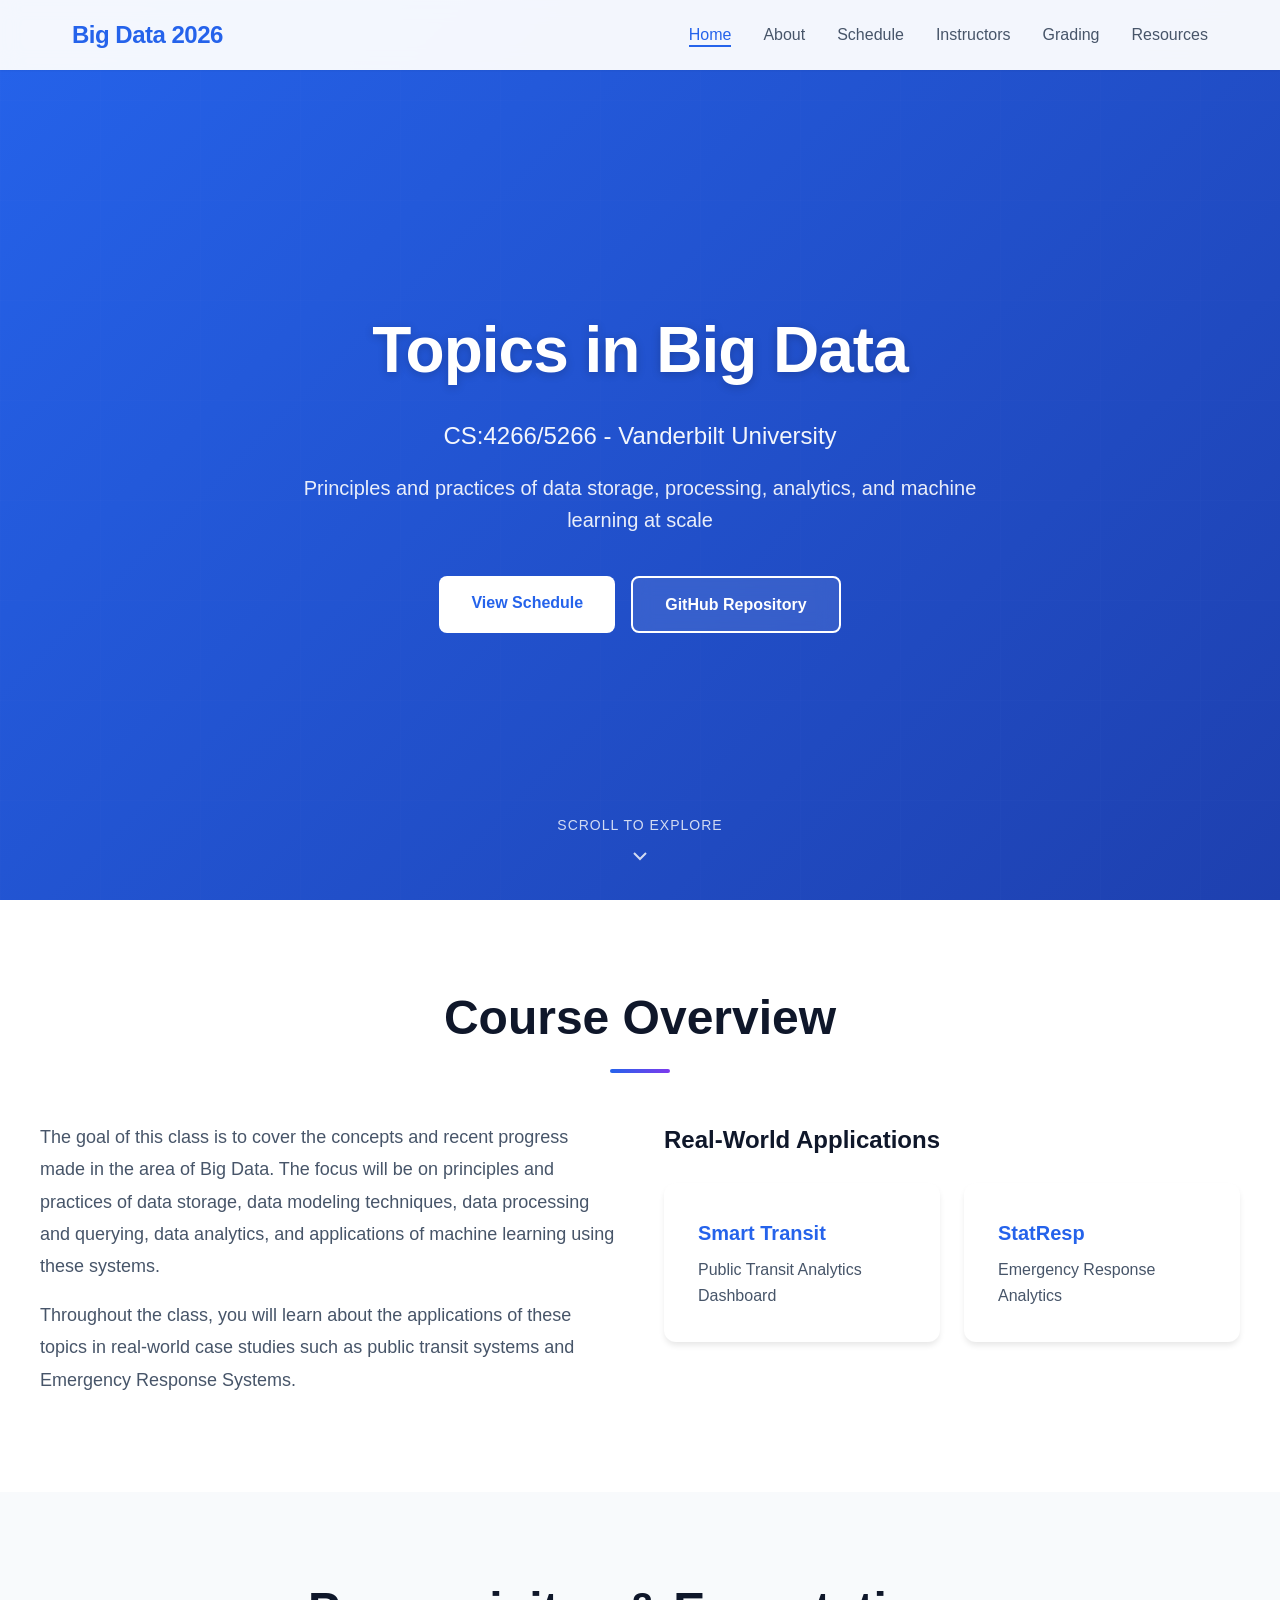
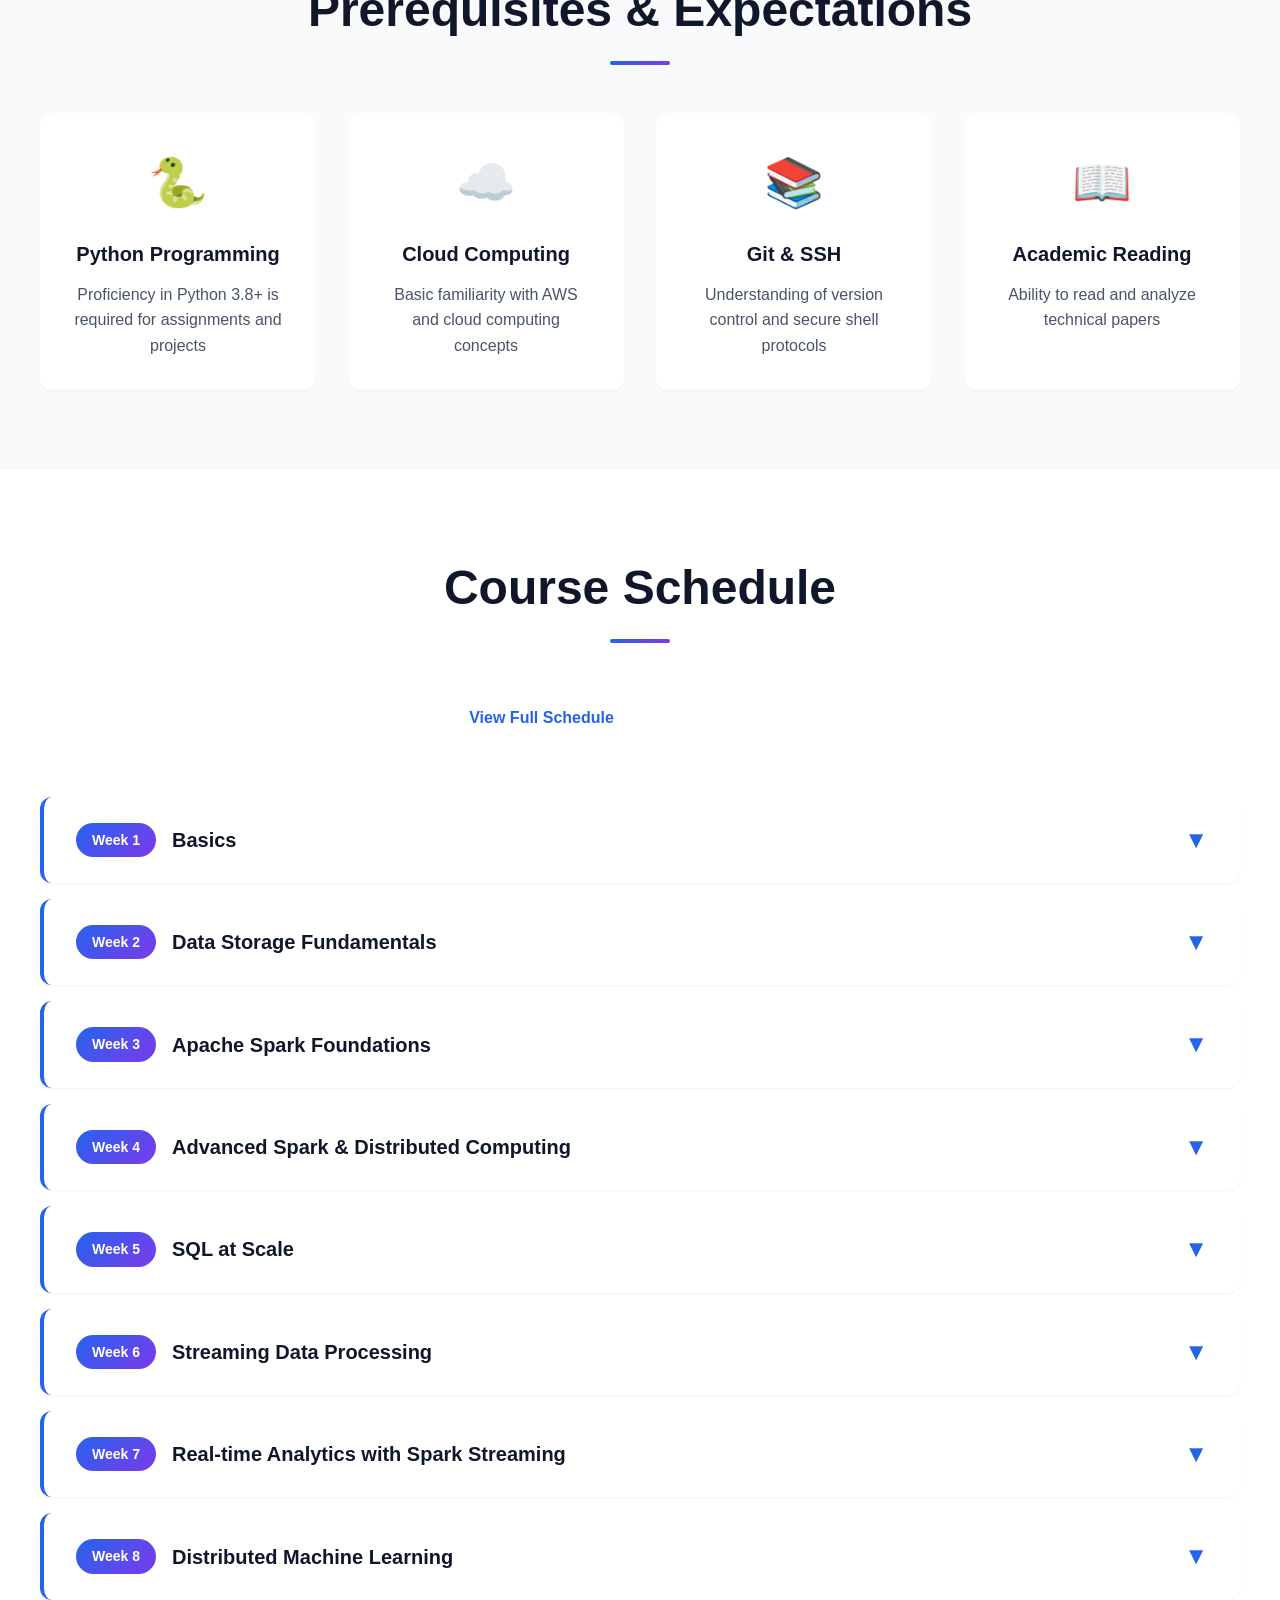
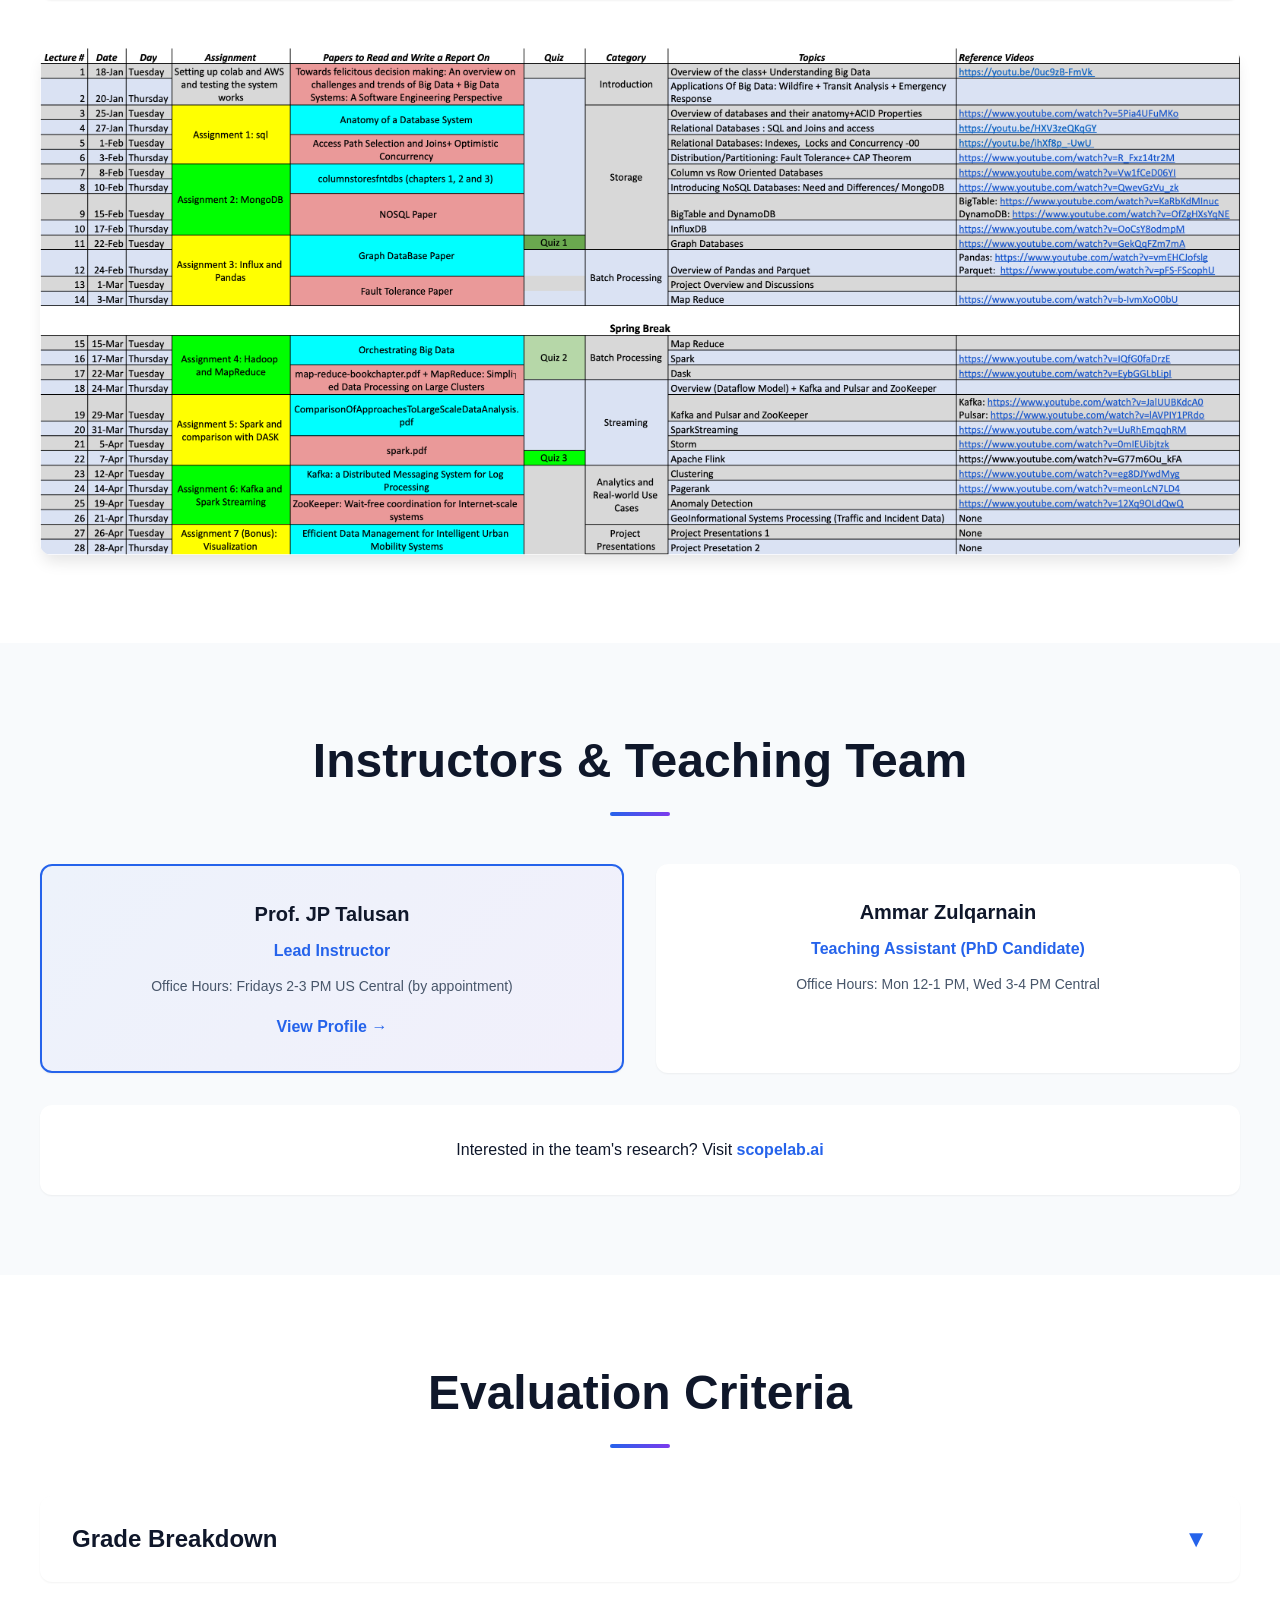
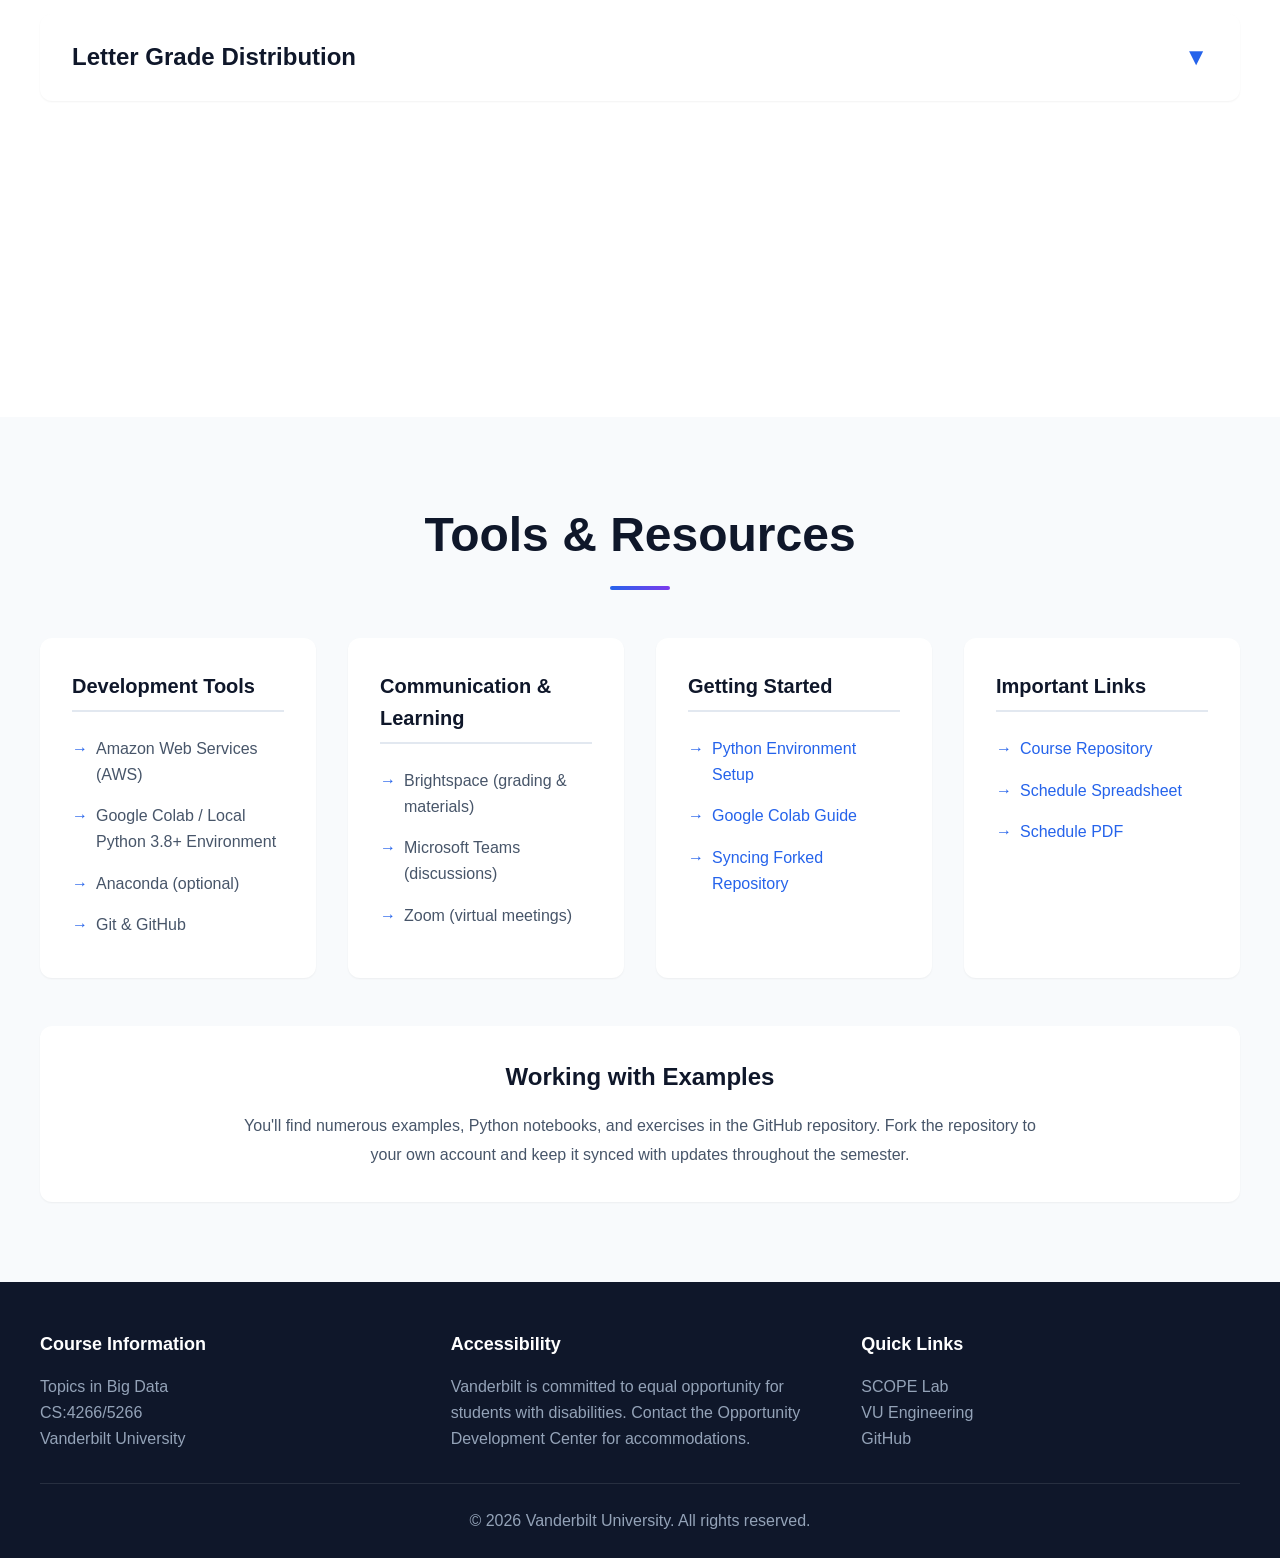
<file: index.html>
<!DOCTYPE html>
<html lang="en">
<head>
    <meta charset="UTF-8">
    <meta name="viewport" content="width=device-width, initial-scale=1.0">
    <meta name="description" content="Topics in Big Data CS:4266/5266 - Vanderbilt University">
    <title>Topics in Big Data - VU 2026</title>
    <link rel="stylesheet" href="styles.css">
</head>
<body>
    <!-- Navigation -->
    <nav id="navbar">
        <div class="nav-container">
            <div class="logo">Big Data 2026</div>
            <button class="mobile-menu-toggle" aria-label="Toggle menu">
                <span></span>
                <span></span>
                <span></span>
            </button>
            <ul class="nav-links">
                <li><a href="#hero" class="nav-link">Home</a></li>
                <li><a href="#about" class="nav-link">About</a></li>
                <li><a href="#schedule" class="nav-link">Schedule</a></li>
                <li><a href="#instructors" class="nav-link">Instructors</a></li>
                <li><a href="#evaluation" class="nav-link">Grading</a></li>
                <li><a href="#resources" class="nav-link">Resources</a></li>
            </ul>
        </div>
    </nav>

    <!-- Hero Section -->
    <section id="hero">
        <div class="hero-content">
            <h1 class="hero-title">Topics in Big Data</h1>
            <p class="hero-subtitle">CS:4266/5266 - Vanderbilt University</p>
            <p class="hero-description">Principles and practices of data storage, processing, analytics, and machine learning at scale</p>
            <div class="hero-buttons">
                <a href="#schedule" class="btn btn-primary">View Schedule</a>
                <a href="https://github.com/jptalusan/vu-topics-in-big-data-2026" class="btn btn-secondary" target="_blank">GitHub Repository</a>
            </div>
        </div>
        <div class="scroll-indicator">
            <span>Scroll to explore</span>
            <svg width="24" height="24" viewBox="0 0 24 24" fill="none" stroke="currentColor" stroke-width="2">
                <polyline points="6 9 12 15 18 9"></polyline>
            </svg>
        </div>
    </section>

    <!-- About Section -->
    <section id="about">
        <div class="container">
            <h2 class="section-title">Course Overview</h2>
            <div class="about-content">
                <div class="about-text">
                    <p>The goal of this class is to cover the concepts and recent progress made in the area of Big Data. The focus will be on principles and practices of data storage, data modeling techniques, data processing and querying, data analytics, and applications of machine learning using these systems.</p>
                    <p>Throughout the class, you will learn about the applications of these topics in real-world case studies such as public transit systems and Emergency Response Systems.</p>
                </div>
                <div class="case-studies">
                    <h3>Real-World Applications</h3>
                    <div class="case-study-links">
                        <a href="https://smarttransit.ai/" target="_blank" class="case-study-card">
                            <h4>Smart Transit</h4>
                            <p>Public Transit Analytics Dashboard</p>
                        </a>
                        <a href="https://statresp.ai" target="_blank" class="case-study-card">
                            <h4>StatResp</h4>
                            <p>Emergency Response Analytics</p>
                        </a>
                    </div>
                </div>
            </div>
        </div>
    </section>

    <!-- Prerequisites Section -->
    <section id="prerequisites">
        <div class="container">
            <h2 class="section-title">Prerequisites & Expectations</h2>
            <div class="prereq-grid">
                <div class="prereq-card">
                    <div class="prereq-icon">🐍</div>
                    <h3>Python Programming</h3>
                    <p>Proficiency in Python 3.8+ is required for assignments and projects</p>
                </div>
                <div class="prereq-card">
                    <div class="prereq-icon">☁️</div>
                    <h3>Cloud Computing</h3>
                    <p>Basic familiarity with AWS and cloud computing concepts</p>
                </div>
                <div class="prereq-card">
                    <div class="prereq-icon">📚</div>
                    <h3>Git & SSH</h3>
                    <p>Understanding of version control and secure shell protocols</p>
                </div>
                <div class="prereq-card">
                    <div class="prereq-icon">📖</div>
                    <h3>Academic Reading</h3>
                    <p>Ability to read and analyze technical papers</p>
                </div>
            </div>
        </div>
    </section>

    <!-- Schedule Section -->
    <section id="schedule">
        <div class="container">
            <h2 class="section-title">Course Schedule</h2>
            <div class="schedule-info">
                <a href="https://docs.google.com/spreadsheets/d/1S6dYhV9UzUiSuenGvq8ULp_EZlxMD_NGOgtBXjxoBUI/edit?usp=sharing" target="_blank" class="btn btn-primary">View Full Schedule</a>
                <a href="assets/schedule-of-the-class.pdf" target="_blank" class="btn btn-secondary">Download PDF</a>
            </div>
            
            <div class="weeks-grid">
                <div class="week-card">
                    <div class="week-header">
                        <div class="week-title-row">
                            <div class="week-number">Week 1</div>
                            <h3>Basics</h3>
                        </div>
                        <div class="week-toggle">▼</div>
                    </div>
                    <div class="week-content">
                        <div class="week-content-inner">
                            <p>Introduction to big data concepts and fundamental principles</p>
                            <a href="https://github.com/jptalusan/vu-topics-in-big-data-2026/tree/main/week1-basics" target="_blank" class="week-link">View Materials →</a>
                        </div>
                    </div>
                </div>
                
                <div class="week-card">
                    <div class="week-header">
                        <div class="week-title-row">
                            <div class="week-number">Week 2</div>
                            <h3>Data Storage Fundamentals</h3>
                        </div>
                        <div class="week-toggle">▼</div>
                    </div>
                    <div class="week-content">
                        <div class="week-content-inner">
                            <p>Storage systems, data formats (Parquet, CSV), and optimization techniques</p>
                            <a href="https://github.com/jptalusan/vu-topics-in-big-data-2026/tree/main/week2-data-storage" target="_blank" class="week-link">View Materials →</a>
                        </div>
                    </div>
                </div>
                
                <div class="week-card">
                    <div class="week-header">
                        <div class="week-title-row">
                            <div class="week-number">Week 3</div>
                            <h3>Apache Spark Foundations</h3>
                        </div>
                        <div class="week-toggle">▼</div>
                    </div>
                    <div class="week-content">
                        <div class="week-content-inner">
                            <p>Introduction to Spark, RDDs, and distributed computing basics</p>
                            <a href="https://github.com/jptalusan/vu-topics-in-big-data-2026/tree/main/week3-spark-foundations" target="_blank" class="week-link">View Materials →</a>
                        </div>
                    </div>
                </div>
                
                <div class="week-card">
                    <div class="week-header">
                        <div class="week-title-row">
                            <div class="week-number">Week 4</div>
                            <h3>Advanced Spark & Distributed Computing</h3>
                        </div>
                        <div class="week-toggle">▼</div>
                    </div>
                    <div class="week-content">
                        <div class="week-content-inner">
                            <p>Advanced Spark operations, optimization, and distributed algorithms</p>
                            <a href="https://github.com/jptalusan/vu-topics-in-big-data-2026/tree/main/week4-advanced-spark" target="_blank" class="week-link">View Materials →</a>
                        </div>
                    </div>
                </div>
                
                <div class="week-card">
                    <div class="week-header">
                        <div class="week-title-row">
                            <div class="week-number">Week 5</div>
                            <h3>SQL at Scale</h3>
                        </div>
                        <div class="week-toggle">▼</div>
                    </div>
                    <div class="week-content">
                        <div class="week-content-inner">
                            <p>Graph databases and large-scale query processing</p>
                            <a href="https://github.com/jptalusan/vu-topics-in-big-data-2026/tree/main/week5-sql-at-scale" target="_blank" class="week-link">View Materials →</a>
                        </div>
                    </div>
                </div>
                
                <div class="week-card">
                    <div class="week-header">
                        <div class="week-title-row">
                            <div class="week-number">Week 6</div>
                            <h3>Streaming Data Processing</h3>
                        </div>
                        <div class="week-toggle">▼</div>
                    </div>
                    <div class="week-content">
                        <div class="week-content-inner">
                            <p>Real-time data processing patterns and streaming architectures</p>
                            <a href="https://github.com/jptalusan/vu-topics-in-big-data-2026/tree/main/week6-streaming" target="_blank" class="week-link">View Materials →</a>
                        </div>
                    </div>
                </div>
                
                <div class="week-card">
                    <div class="week-header">
                        <div class="week-title-row">
                            <div class="week-number">Week 7</div>
                            <h3>Real-time Analytics with Spark Streaming</h3>
                        </div>
                        <div class="week-toggle">▼</div>
                    </div>
                    <div class="week-content">
                        <div class="week-content-inner">
                            <p>Spark Streaming applications and real-time analytics</p>
                            <a href="https://github.com/jptalusan/vu-topics-in-big-data-2026/tree/main/week7-realtime-analytics" target="_blank" class="week-link">View Materials →</a>
                        </div>
                    </div>
                </div>
                
                <div class="week-card">
                    <div class="week-header">
                        <div class="week-title-row">
                            <div class="week-number">Week 8</div>
                            <h3>Distributed Machine Learning</h3>
                        </div>
                        <div class="week-toggle">▼</div>
                    </div>
                    <div class="week-content">
                        <div class="week-content-inner">
                            <p>Ray Framework and distributed ML systems</p>
                            <a href="https://github.com/jptalusan/vu-topics-in-big-data-2026/tree/main/week8-distributed-ml" target="_blank" class="week-link">View Materials →</a>
                        </div>
                    </div>
                </div>
            </div>
            
            <div class="schedule-image">
                <img src="assets/schedule-of-the-class.png" alt="Course Schedule" loading="lazy">
            </div>
        </div>
    </section>

    <!-- Instructors Section -->
    <section id="instructors">
        <div class="container">
            <h2 class="section-title">Instructors & Teaching Team</h2>
            <div class="instructors-grid">
                <div class="instructor-card primary">
                    <h3>Prof. JP Talusan</h3>
                    <p class="role">Lead Instructor</p>
                    <p class="availability">Office Hours: Fridays 2-3 PM US Central (by appointment)</p>
                    <a href="https://jptalusan.github.io/" target="_blank" class="instructor-link">View Profile →</a>
                </div>
                
                <div class="instructor-card">
                    <h3>Ammar Zulqarnain</h3>
                    <p class="role">Teaching Assistant (PhD Candidate)</p>
                    <p class="availability">Office Hours: Mon 12-1 PM, Wed 3-4 PM Central</p>
                </div>
            </div>
            
            <div class="research-link">
                <p>Interested in the team's research? Visit <a href="https://scopelab.ai/" target="_blank">scopelab.ai</a></p>
            </div>
        </div>
    </section>

    <!-- Evaluation Section -->
    <section id="evaluation">
        <div class="container">
            <h2 class="section-title">Evaluation Criteria</h2>
            <div class="evaluation-content">
                <div class="grading-breakdown collapsible-section">
                    <div class="evaluation-header">
                        <h3>Grade Breakdown</h3>
                        <div class="eval-toggle">▼</div>
                    </div>
                    <div class="evaluation-body">
                        <div class="evaluation-body-inner">
                            <div class="grade-item">
                                <div class="grade-bar" style="width: 40%"></div>
                                <div class="grade-details">
                                    <span class="grade-label">Programming Assignments</span>
                                    <span class="grade-percentage">40%</span>
                                </div>
                            </div>
                            <div class="grade-item">
                                <div class="grade-bar" style="width: 25%"></div>
                                <div class="grade-details">
                                    <span class="grade-label">Paper Reports</span>
                                    <span class="grade-percentage">25%</span>
                                </div>
                            </div>
                            <div class="grade-item">
                                <div class="grade-bar" style="width: 20%"></div>
                                <div class="grade-details">
                                    <span class="grade-label">Final Project</span>
                                    <span class="grade-percentage">20%</span>
                                </div>
                            </div>
                            <div class="grade-item">
                                <div class="grade-bar" style="width: 10%"></div>
                                <div class="grade-details">
                                    <span class="grade-label">Quizzes</span>
                                    <span class="grade-percentage">10%</span>
                                </div>
                            </div>
                            <div class="grade-item">
                                <div class="grade-bar" style="width: 5%"></div>
                                <div class="grade-details">
                                    <span class="grade-label">Survey & Participation</span>
                                    <span class="grade-percentage">5%</span>
                                </div>
                            </div>
                        </div>
                    </div>
                </div>

                <div class="letter-grades collapsible-section">
                    <div class="evaluation-header">
                        <h3>Letter Grade Distribution</h3>
                        <div class="eval-toggle">▼</div>
                    </div>
                    <div class="evaluation-body">
                        <div class="evaluation-body-inner">
                            <div class="grade-table">
                                <div class="grade-row"><span class="grade-range">≥ 93.00</span><span class="grade-letter">A</span></div>
                                <div class="grade-row"><span class="grade-range">90.00 - 92.99</span><span class="grade-letter">A-</span></div>
                                <div class="grade-row"><span class="grade-range">87.00 - 89.99</span><span class="grade-letter">B+</span></div>
                                <div class="grade-row"><span class="grade-range">83.00 - 86.99</span><span class="grade-letter">B</span></div>
                                <div class="grade-row"><span class="grade-range">80.00 - 82.99</span><span class="grade-letter">B-</span></div>
                                <div class="grade-row"><span class="grade-range">77.00 - 79.99</span><span class="grade-letter">C+</span></div>
                                <div class="grade-row"><span class="grade-range">73.00 - 76.99</span><span class="grade-letter">C</span></div>
                                <div class="grade-row"><span class="grade-range">70.00 - 72.99</span><span class="grade-letter">C-</span></div>
                                <div class="grade-row"><span class="grade-range">≤ 59.99</span><span class="grade-letter">F</span></div>
                            </div>
                            <p class="grade-note">The instructor reserves the right to apply a curve to the final grades.</p>
                        </div>
                    </div>
                </div>
            </div>

            <div class="policies">
                <div class="policy-card">
                    <h3>⏰ Late Submission Policy</h3>
                    <p>Submissions due by midnight on the specified date. Late submissions receive an automatic <strong>20% penalty per day</strong> applied to the graded score.</p>
                </div>
                
                <div class="policy-card">
                    <h3>🎓 Honor Policy</h3>
                    <p>All work must be completed independently without assistance except from instructors, TAs, and provided course materials. <strong>No collaboration</strong> unless explicitly authorized.</p>
                </div>
            </div>
        </div>
    </section>

    <!-- Resources Section -->
    <section id="resources">
        <div class="container">
            <h2 class="section-title">Tools & Resources</h2>
            
            <div class="resources-grid">
                <div class="resource-category">
                    <h3>Development Tools</h3>
                    <ul class="resource-list">
                        <li>Amazon Web Services (AWS)</li>
                        <li>Google Colab / Local Python 3.8+ Environment</li>
                        <li>Anaconda (optional)</li>
                        <li>Git & GitHub</li>
                    </ul>
                </div>
                
                <div class="resource-category">
                    <h3>Communication & Learning</h3>
                    <ul class="resource-list">
                        <li>Brightspace (grading & materials)</li>
                        <li>Microsoft Teams (discussions)</li>
                        <li>Zoom (virtual meetings)</li>
                    </ul>
                </div>
                
                <div class="resource-category">
                    <h3>Getting Started</h3>
                    <ul class="resource-list">
                        <li><a href="https://github.com/vu-topics-in-big-data-2021/class-python-environment" target="_blank">Python Environment Setup</a></li>
                        <li><a href="https://towardsdatascience.com/getting-started-with-google-colab-f2fff97f594c" target="_blank">Google Colab Guide</a></li>
                        <li><a href="https://gist.github.com/CristinaSolana/1885435" target="_blank">Syncing Forked Repository</a></li>
                    </ul>
                </div>
                
                <div class="resource-category">
                    <h3>Important Links</h3>
                    <ul class="resource-list">
                        <li><a href="https://github.com/jptalusan/vu-topics-in-big-data-2026" target="_blank">Course Repository</a></li>
                        <li><a href="https://docs.google.com/spreadsheets/d/1S6dYhV9UzUiSuenGvq8ULp_EZlxMD_NGOgtBXjxoBUI/edit?usp=sharing" target="_blank">Schedule Spreadsheet</a></li>
                        <li><a href="assets/schedule-of-the-class.pdf" target="_blank">Schedule PDF</a></li>
                    </ul>
                </div>
            </div>

            <div class="github-info">
                <h3>Working with Examples</h3>
                <p>You'll find numerous examples, Python notebooks, and exercises in the GitHub repository. Fork the repository to your own account and keep it synced with updates throughout the semester.</p>
            </div>
        </div>
    </section>

    <!-- Footer -->
    <footer>
        <div class="container">
            <div class="footer-content">
                <div class="footer-section">
                    <h4>Course Information</h4>
                    <p>Topics in Big Data<br>CS:4266/5266<br>Vanderbilt University</p>
                </div>
                <div class="footer-section">
                    <h4>Accessibility</h4>
                    <p>Vanderbilt is committed to equal opportunity for students with disabilities. Contact the Opportunity Development Center for accommodations.</p>
                </div>
                <div class="footer-section">
                    <h4>Quick Links</h4>
                    <ul>
                        <li><a href="https://scopelab.ai/" target="_blank">SCOPE Lab</a></li>
                        <li><a href="https://engineering.vanderbilt.edu/" target="_blank">VU Engineering</a></li>
                        <li><a href="https://github.com/jptalusan/vu-topics-in-big-data-2026" target="_blank">GitHub</a></li>
                    </ul>
                </div>
            </div>
            <div class="footer-bottom">
                <p>&copy; 2026 Vanderbilt University. All rights reserved.</p>
            </div>
        </div>
    </footer>

    <script src="script.js"></script>
</body>
</html>
</file>
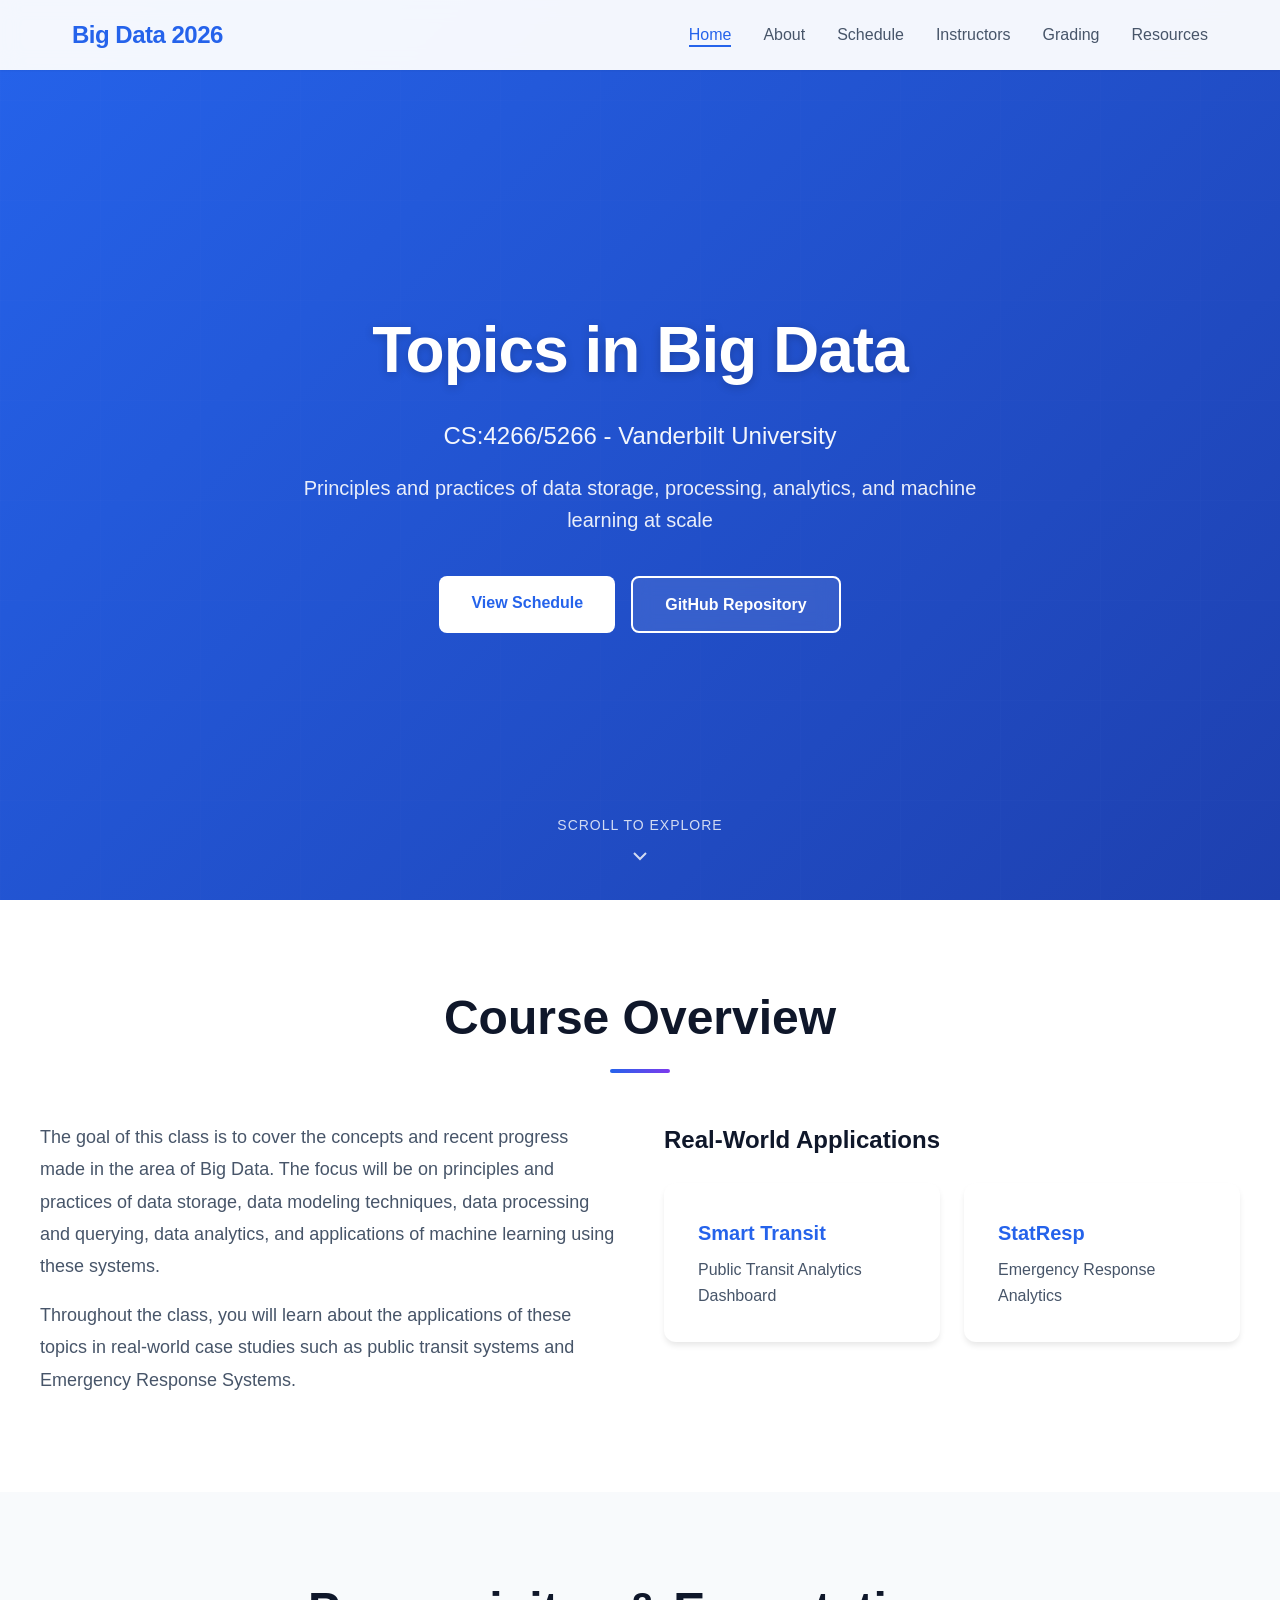
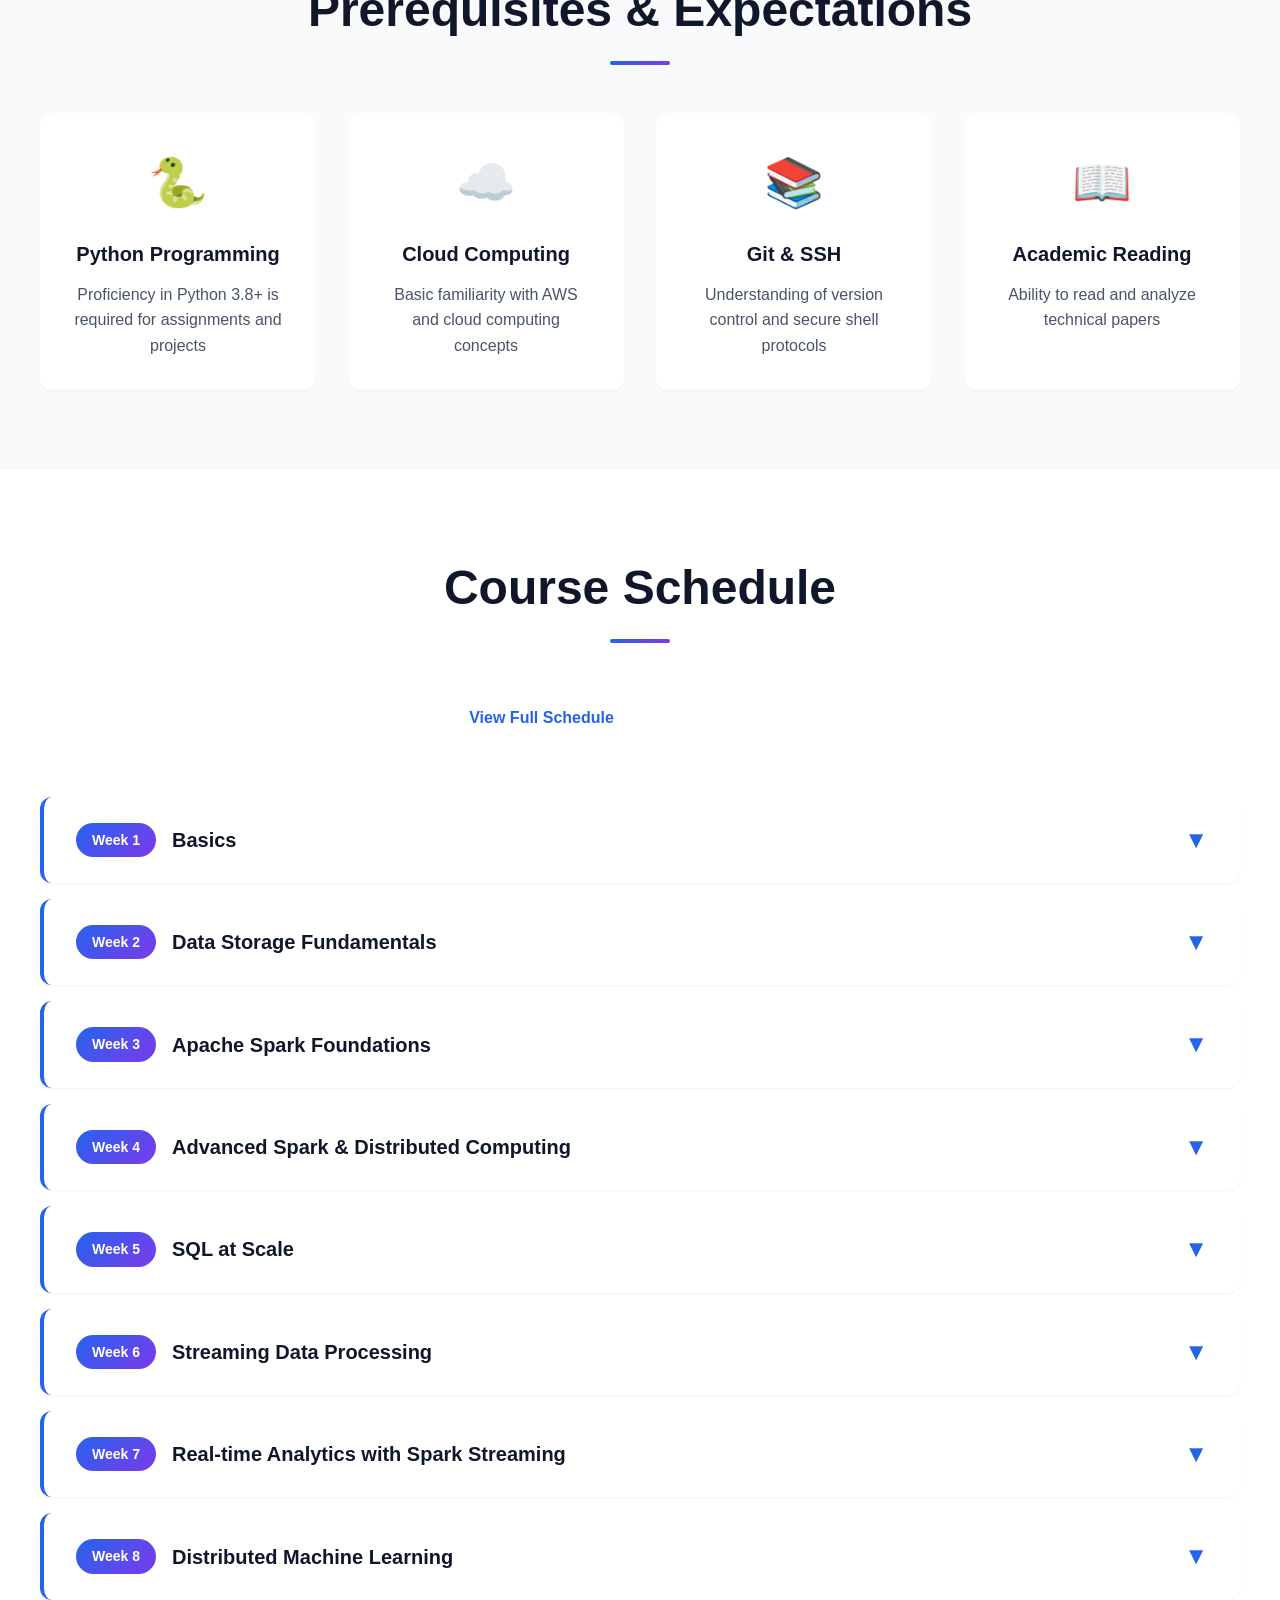
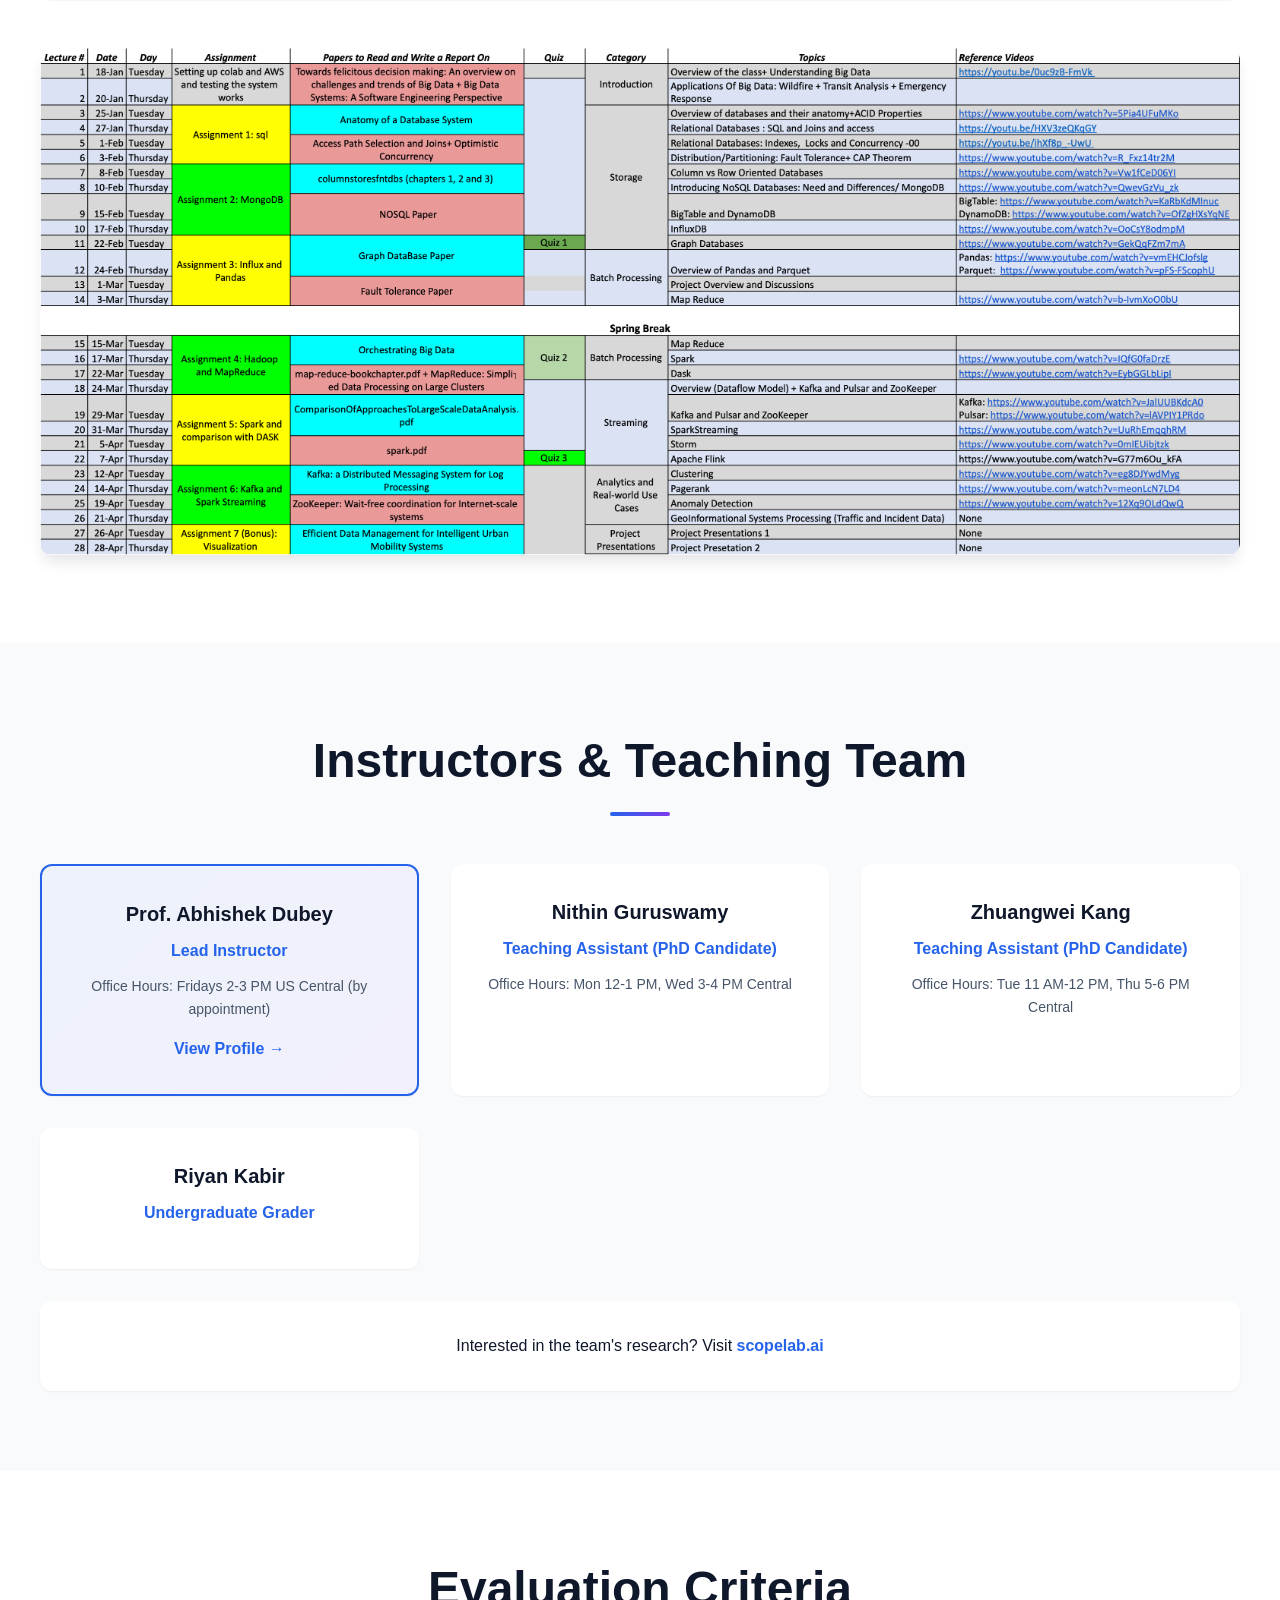
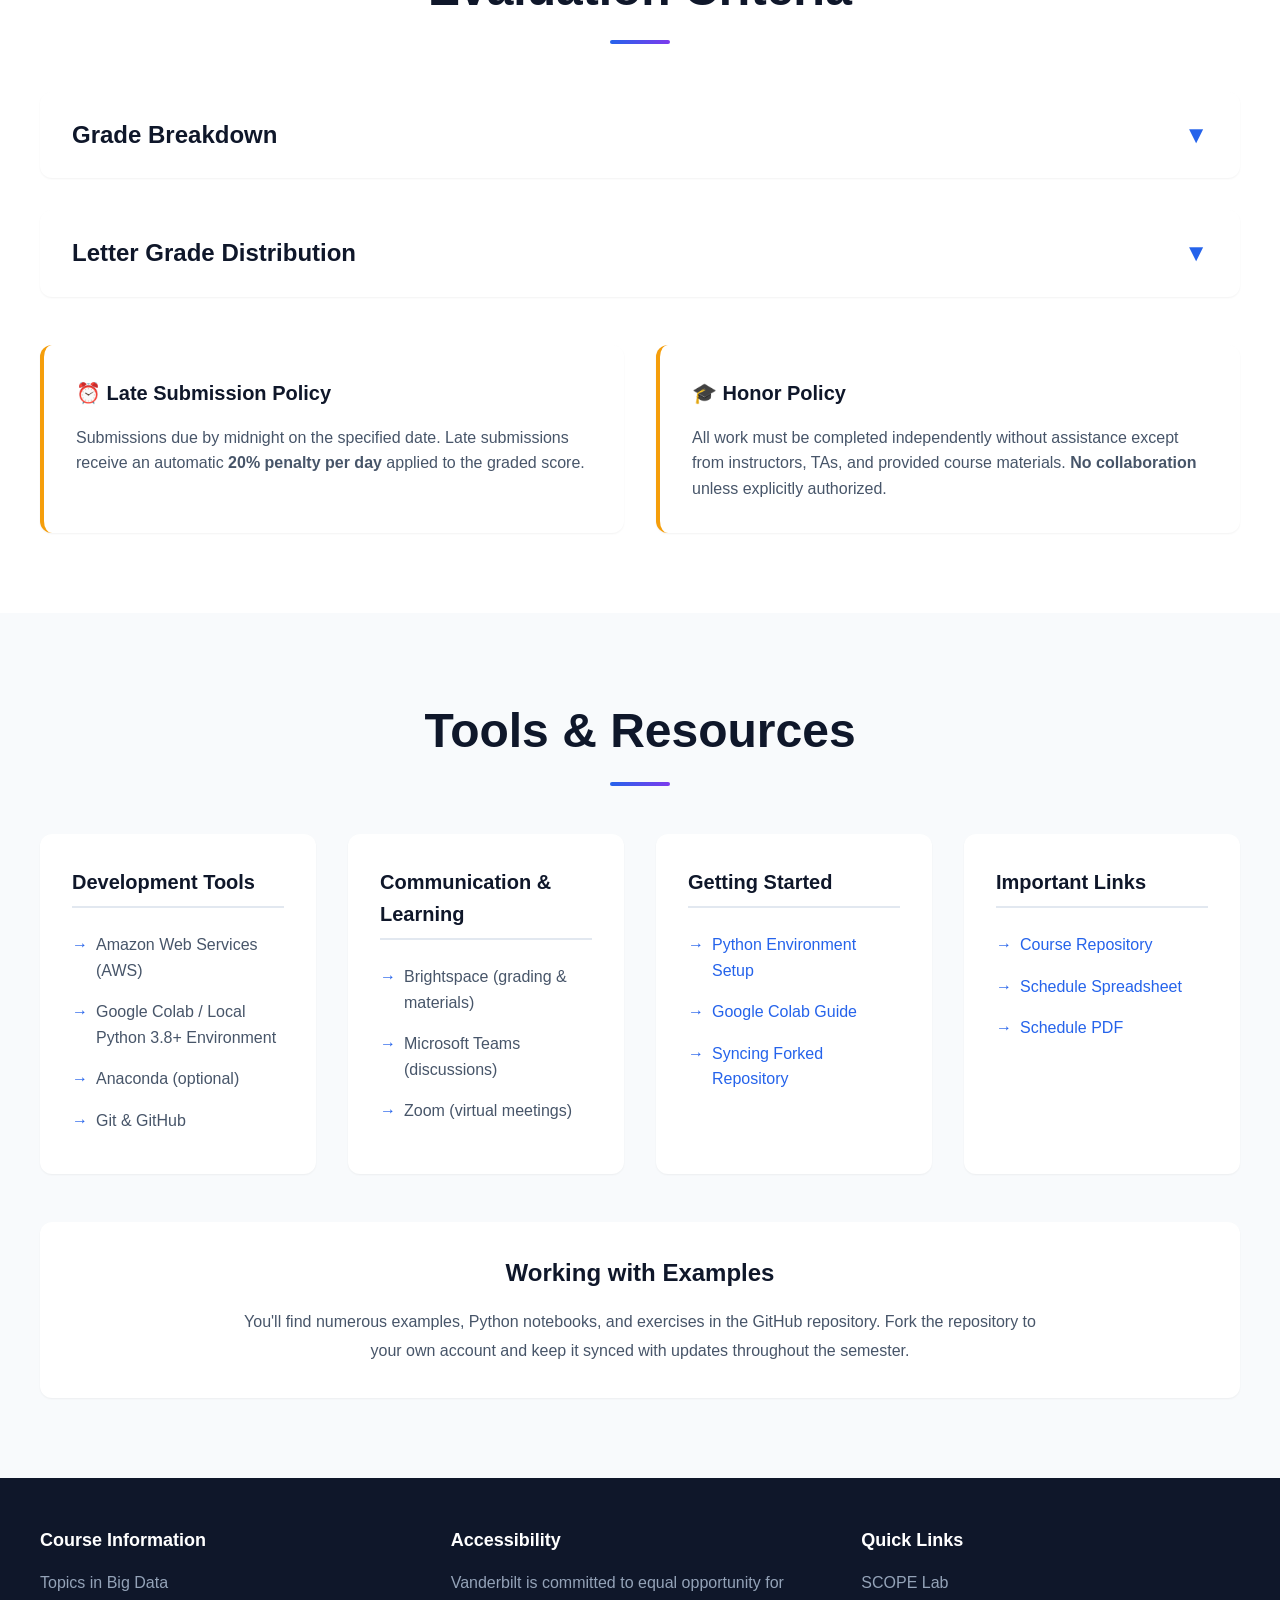
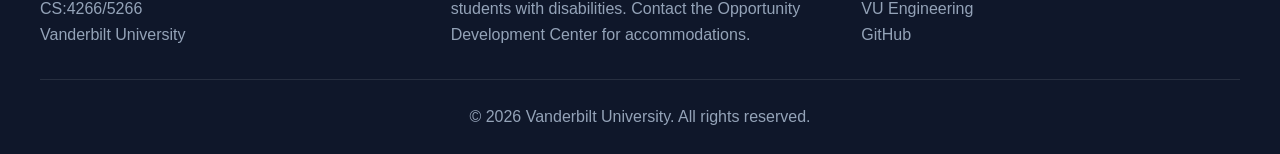
<file: docs/index.html>
<!DOCTYPE html>
<html lang="en">
<head>
    <meta charset="UTF-8">
    <meta name="viewport" content="width=device-width, initial-scale=1.0">
    <meta name="description" content="Topics in Big Data CS:4266/5266 - Vanderbilt University">
    <title>Topics in Big Data - VU 2026</title>
    <link rel="stylesheet" href="styles.css">
</head>
<body>
    <!-- Navigation -->
    <nav id="navbar">
        <div class="nav-container">
            <div class="logo">Big Data 2026</div>
            <button class="mobile-menu-toggle" aria-label="Toggle menu">
                <span></span>
                <span></span>
                <span></span>
            </button>
            <ul class="nav-links">
                <li><a href="#hero" class="nav-link">Home</a></li>
                <li><a href="#about" class="nav-link">About</a></li>
                <li><a href="#schedule" class="nav-link">Schedule</a></li>
                <li><a href="#instructors" class="nav-link">Instructors</a></li>
                <li><a href="#evaluation" class="nav-link">Grading</a></li>
                <li><a href="#resources" class="nav-link">Resources</a></li>
            </ul>
        </div>
    </nav>

    <!-- Hero Section -->
    <section id="hero">
        <div class="hero-content">
            <h1 class="hero-title">Topics in Big Data</h1>
            <p class="hero-subtitle">CS:4266/5266 - Vanderbilt University</p>
            <p class="hero-description">Principles and practices of data storage, processing, analytics, and machine learning at scale</p>
            <div class="hero-buttons">
                <a href="#schedule" class="btn btn-primary">View Schedule</a>
                <a href="https://github.com/jptalusan/vu-topics-in-big-data-2026" class="btn btn-secondary" target="_blank">GitHub Repository</a>
            </div>
        </div>
        <div class="scroll-indicator">
            <span>Scroll to explore</span>
            <svg width="24" height="24" viewBox="0 0 24 24" fill="none" stroke="currentColor" stroke-width="2">
                <polyline points="6 9 12 15 18 9"></polyline>
            </svg>
        </div>
    </section>

    <!-- About Section -->
    <section id="about">
        <div class="container">
            <h2 class="section-title">Course Overview</h2>
            <div class="about-content">
                <div class="about-text">
                    <p>The goal of this class is to cover the concepts and recent progress made in the area of Big Data. The focus will be on principles and practices of data storage, data modeling techniques, data processing and querying, data analytics, and applications of machine learning using these systems.</p>
                    <p>Throughout the class, you will learn about the applications of these topics in real-world case studies such as public transit systems and Emergency Response Systems.</p>
                </div>
                <div class="case-studies">
                    <h3>Real-World Applications</h3>
                    <div class="case-study-links">
                        <a href="https://smarttransit.ai/" target="_blank" class="case-study-card">
                            <h4>Smart Transit</h4>
                            <p>Public Transit Analytics Dashboard</p>
                        </a>
                        <a href="https://statresp.ai" target="_blank" class="case-study-card">
                            <h4>StatResp</h4>
                            <p>Emergency Response Analytics</p>
                        </a>
                    </div>
                </div>
            </div>
        </div>
    </section>

    <!-- Prerequisites Section -->
    <section id="prerequisites">
        <div class="container">
            <h2 class="section-title">Prerequisites & Expectations</h2>
            <div class="prereq-grid">
                <div class="prereq-card">
                    <div class="prereq-icon">🐍</div>
                    <h3>Python Programming</h3>
                    <p>Proficiency in Python 3.8+ is required for assignments and projects</p>
                </div>
                <div class="prereq-card">
                    <div class="prereq-icon">☁️</div>
                    <h3>Cloud Computing</h3>
                    <p>Basic familiarity with AWS and cloud computing concepts</p>
                </div>
                <div class="prereq-card">
                    <div class="prereq-icon">📚</div>
                    <h3>Git & SSH</h3>
                    <p>Understanding of version control and secure shell protocols</p>
                </div>
                <div class="prereq-card">
                    <div class="prereq-icon">📖</div>
                    <h3>Academic Reading</h3>
                    <p>Ability to read and analyze technical papers</p>
                </div>
            </div>
        </div>
    </section>

    <!-- Schedule Section -->
    <section id="schedule">
        <div class="container">
            <h2 class="section-title">Course Schedule</h2>
            <div class="schedule-info">
                <a href="https://docs.google.com/spreadsheets/d/1S6dYhV9UzUiSuenGvq8ULp_EZlxMD_NGOgtBXjxoBUI/edit?usp=sharing" target="_blank" class="btn btn-primary">View Full Schedule</a>
                <a href="assets/schedule-of-the-class.pdf" target="_blank" class="btn btn-secondary">Download PDF</a>
            </div>
            
            <div class="weeks-grid">
                <div class="week-card">
                    <div class="week-header">
                        <div class="week-title-row">
                            <div class="week-number">Week 1</div>
                            <h3>Basics</h3>
                        </div>
                        <div class="week-toggle">▼</div>
                    </div>
                    <div class="week-content">
                        <div class="week-content-inner">
                            <p>Introduction to big data concepts and fundamental principles</p>
                            <a href="https://github.com/jptalusan/vu-topics-in-big-data-2026/tree/main/week1-basics" target="_blank" class="week-link">View Materials →</a>
                        </div>
                    </div>
                </div>
                
                <div class="week-card">
                    <div class="week-header">
                        <div class="week-title-row">
                            <div class="week-number">Week 2</div>
                            <h3>Data Storage Fundamentals</h3>
                        </div>
                        <div class="week-toggle">▼</div>
                    </div>
                    <div class="week-content">
                        <div class="week-content-inner">
                            <p>Storage systems, data formats (Parquet, CSV), and optimization techniques</p>
                            <a href="https://github.com/jptalusan/vu-topics-in-big-data-2026/tree/main/week2-data-storage" target="_blank" class="week-link">View Materials →</a>
                        </div>
                    </div>
                </div>
                
                <div class="week-card">
                    <div class="week-header">
                        <div class="week-title-row">
                            <div class="week-number">Week 3</div>
                            <h3>Apache Spark Foundations</h3>
                        </div>
                        <div class="week-toggle">▼</div>
                    </div>
                    <div class="week-content">
                        <div class="week-content-inner">
                            <p>Introduction to Spark, RDDs, and distributed computing basics</p>
                            <a href="https://github.com/jptalusan/vu-topics-in-big-data-2026/tree/main/week3-spark-foundations" target="_blank" class="week-link">View Materials →</a>
                        </div>
                    </div>
                </div>
                
                <div class="week-card">
                    <div class="week-header">
                        <div class="week-title-row">
                            <div class="week-number">Week 4</div>
                            <h3>Advanced Spark & Distributed Computing</h3>
                        </div>
                        <div class="week-toggle">▼</div>
                    </div>
                    <div class="week-content">
                        <div class="week-content-inner">
                            <p>Advanced Spark operations, optimization, and distributed algorithms</p>
                            <a href="https://github.com/jptalusan/vu-topics-in-big-data-2026/tree/main/week4-advanced-spark" target="_blank" class="week-link">View Materials →</a>
                        </div>
                    </div>
                </div>
                
                <div class="week-card">
                    <div class="week-header">
                        <div class="week-title-row">
                            <div class="week-number">Week 5</div>
                            <h3>SQL at Scale</h3>
                        </div>
                        <div class="week-toggle">▼</div>
                    </div>
                    <div class="week-content">
                        <div class="week-content-inner">
                            <p>Graph databases and large-scale query processing</p>
                            <a href="https://github.com/jptalusan/vu-topics-in-big-data-2026/tree/main/week5-sql-at-scale" target="_blank" class="week-link">View Materials →</a>
                        </div>
                    </div>
                </div>
                
                <div class="week-card">
                    <div class="week-header">
                        <div class="week-title-row">
                            <div class="week-number">Week 6</div>
                            <h3>Streaming Data Processing</h3>
                        </div>
                        <div class="week-toggle">▼</div>
                    </div>
                    <div class="week-content">
                        <div class="week-content-inner">
                            <p>Real-time data processing patterns and streaming architectures</p>
                            <a href="https://github.com/jptalusan/vu-topics-in-big-data-2026/tree/main/week6-streaming" target="_blank" class="week-link">View Materials →</a>
                        </div>
                    </div>
                </div>
                
                <div class="week-card">
                    <div class="week-header">
                        <div class="week-title-row">
                            <div class="week-number">Week 7</div>
                            <h3>Real-time Analytics with Spark Streaming</h3>
                        </div>
                        <div class="week-toggle">▼</div>
                    </div>
                    <div class="week-content">
                        <div class="week-content-inner">
                            <p>Spark Streaming applications and real-time analytics</p>
                            <a href="https://github.com/jptalusan/vu-topics-in-big-data-2026/tree/main/week7-realtime-analytics" target="_blank" class="week-link">View Materials →</a>
                        </div>
                    </div>
                </div>
                
                <div class="week-card">
                    <div class="week-header">
                        <div class="week-title-row">
                            <div class="week-number">Week 8</div>
                            <h3>Distributed Machine Learning</h3>
                        </div>
                        <div class="week-toggle">▼</div>
                    </div>
                    <div class="week-content">
                        <div class="week-content-inner">
                            <p>Ray Framework and distributed ML systems</p>
                            <a href="https://github.com/jptalusan/vu-topics-in-big-data-2026/tree/main/week8-distributed-ml" target="_blank" class="week-link">View Materials →</a>
                        </div>
                    </div>
                </div>
            </div>
            
            <div class="schedule-image">
                <img src="assets/schedule-of-the-class.png" alt="Course Schedule" loading="lazy">
            </div>
        </div>
    </section>

    <!-- Instructors Section -->
    <section id="instructors">
        <div class="container">
            <h2 class="section-title">Instructors & Teaching Team</h2>
            <div class="instructors-grid">
                <div class="instructor-card primary">
                    <h3>Prof. Abhishek Dubey</h3>
                    <p class="role">Lead Instructor</p>
                    <p class="availability">Office Hours: Fridays 2-3 PM US Central (by appointment)</p>
                    <a href="https://engineering.vanderbilt.edu/bio/abhishek-dubey" target="_blank" class="instructor-link">View Profile →</a>
                </div>
                
                <div class="instructor-card">
                    <h3>Nithin Guruswamy</h3>
                    <p class="role">Teaching Assistant (PhD Candidate)</p>
                    <p class="availability">Office Hours: Mon 12-1 PM, Wed 3-4 PM Central</p>
                </div>
                
                <div class="instructor-card">
                    <h3>Zhuangwei Kang</h3>
                    <p class="role">Teaching Assistant (PhD Candidate)</p>
                    <p class="availability">Office Hours: Tue 11 AM-12 PM, Thu 5-6 PM Central</p>
                </div>
                
                <div class="instructor-card">
                    <h3>Riyan Kabir</h3>
                    <p class="role">Undergraduate Grader</p>
                </div>
            </div>
            
            <div class="research-link">
                <p>Interested in the team's research? Visit <a href="https://scopelab.ai/" target="_blank">scopelab.ai</a></p>
            </div>
        </div>
    </section>

    <!-- Evaluation Section -->
    <section id="evaluation">
        <div class="container">
            <h2 class="section-title">Evaluation Criteria</h2>
            <div class="evaluation-content">
                <div class="grading-breakdown collapsible-section">
                    <div class="evaluation-header">
                        <h3>Grade Breakdown</h3>
                        <div class="eval-toggle">▼</div>
                    </div>
                    <div class="evaluation-body">
                        <div class="evaluation-body-inner">
                            <div class="grade-item">
                                <div class="grade-bar" style="width: 40%"></div>
                                <div class="grade-details">
                                    <span class="grade-label">Programming Assignments</span>
                                    <span class="grade-percentage">40%</span>
                                </div>
                            </div>
                            <div class="grade-item">
                                <div class="grade-bar" style="width: 25%"></div>
                                <div class="grade-details">
                                    <span class="grade-label">Paper Reports</span>
                                    <span class="grade-percentage">25%</span>
                                </div>
                            </div>
                            <div class="grade-item">
                                <div class="grade-bar" style="width: 20%"></div>
                                <div class="grade-details">
                                    <span class="grade-label">Final Project</span>
                                    <span class="grade-percentage">20%</span>
                                </div>
                            </div>
                            <div class="grade-item">
                                <div class="grade-bar" style="width: 10%"></div>
                                <div class="grade-details">
                                    <span class="grade-label">Quizzes</span>
                                    <span class="grade-percentage">10%</span>
                                </div>
                            </div>
                            <div class="grade-item">
                                <div class="grade-bar" style="width: 5%"></div>
                                <div class="grade-details">
                                    <span class="grade-label">Survey & Participation</span>
                                    <span class="grade-percentage">5%</span>
                                </div>
                            </div>
                        </div>
                    </div>
                </div>

                <div class="letter-grades collapsible-section">
                    <div class="evaluation-header">
                        <h3>Letter Grade Distribution</h3>
                        <div class="eval-toggle">▼</div>
                    </div>
                    <div class="evaluation-body">
                        <div class="evaluation-body-inner">
                            <div class="grade-table">
                                <div class="grade-row"><span class="grade-range">≥ 93.00</span><span class="grade-letter">A</span></div>
                                <div class="grade-row"><span class="grade-range">90.00 - 92.99</span><span class="grade-letter">A-</span></div>
                                <div class="grade-row"><span class="grade-range">87.00 - 89.99</span><span class="grade-letter">B+</span></div>
                                <div class="grade-row"><span class="grade-range">83.00 - 86.99</span><span class="grade-letter">B</span></div>
                                <div class="grade-row"><span class="grade-range">80.00 - 82.99</span><span class="grade-letter">B-</span></div>
                                <div class="grade-row"><span class="grade-range">77.00 - 79.99</span><span class="grade-letter">C+</span></div>
                                <div class="grade-row"><span class="grade-range">73.00 - 76.99</span><span class="grade-letter">C</span></div>
                                <div class="grade-row"><span class="grade-range">70.00 - 72.99</span><span class="grade-letter">C-</span></div>
                                <div class="grade-row"><span class="grade-range">≤ 59.99</span><span class="grade-letter">F</span></div>
                            </div>
                            <p class="grade-note">The instructor reserves the right to apply a curve to the final grades.</p>
                        </div>
                    </div>
                </div>
            </div>

            <div class="policies">
                <div class="policy-card">
                    <h3>⏰ Late Submission Policy</h3>
                    <p>Submissions due by midnight on the specified date. Late submissions receive an automatic <strong>20% penalty per day</strong> applied to the graded score.</p>
                </div>
                
                <div class="policy-card">
                    <h3>🎓 Honor Policy</h3>
                    <p>All work must be completed independently without assistance except from instructors, TAs, and provided course materials. <strong>No collaboration</strong> unless explicitly authorized.</p>
                </div>
            </div>
        </div>
    </section>

    <!-- Resources Section -->
    <section id="resources">
        <div class="container">
            <h2 class="section-title">Tools & Resources</h2>
            
            <div class="resources-grid">
                <div class="resource-category">
                    <h3>Development Tools</h3>
                    <ul class="resource-list">
                        <li>Amazon Web Services (AWS)</li>
                        <li>Google Colab / Local Python 3.8+ Environment</li>
                        <li>Anaconda (optional)</li>
                        <li>Git & GitHub</li>
                    </ul>
                </div>
                
                <div class="resource-category">
                    <h3>Communication & Learning</h3>
                    <ul class="resource-list">
                        <li>Brightspace (grading & materials)</li>
                        <li>Microsoft Teams (discussions)</li>
                        <li>Zoom (virtual meetings)</li>
                    </ul>
                </div>
                
                <div class="resource-category">
                    <h3>Getting Started</h3>
                    <ul class="resource-list">
                        <li><a href="https://github.com/vu-topics-in-big-data-2021/class-python-environment" target="_blank">Python Environment Setup</a></li>
                        <li><a href="https://towardsdatascience.com/getting-started-with-google-colab-f2fff97f594c" target="_blank">Google Colab Guide</a></li>
                        <li><a href="https://gist.github.com/CristinaSolana/1885435" target="_blank">Syncing Forked Repository</a></li>
                    </ul>
                </div>
                
                <div class="resource-category">
                    <h3>Important Links</h3>
                    <ul class="resource-list">
                        <li><a href="https://github.com/jptalusan/vu-topics-in-big-data-2026" target="_blank">Course Repository</a></li>
                        <li><a href="https://docs.google.com/spreadsheets/d/1S6dYhV9UzUiSuenGvq8ULp_EZlxMD_NGOgtBXjxoBUI/edit?usp=sharing" target="_blank">Schedule Spreadsheet</a></li>
                        <li><a href="assets/schedule-of-the-class.pdf" target="_blank">Schedule PDF</a></li>
                    </ul>
                </div>
            </div>

            <div class="github-info">
                <h3>Working with Examples</h3>
                <p>You'll find numerous examples, Python notebooks, and exercises in the GitHub repository. Fork the repository to your own account and keep it synced with updates throughout the semester.</p>
            </div>
        </div>
    </section>

    <!-- Footer -->
    <footer>
        <div class="container">
            <div class="footer-content">
                <div class="footer-section">
                    <h4>Course Information</h4>
                    <p>Topics in Big Data<br>CS:4266/5266<br>Vanderbilt University</p>
                </div>
                <div class="footer-section">
                    <h4>Accessibility</h4>
                    <p>Vanderbilt is committed to equal opportunity for students with disabilities. Contact the Opportunity Development Center for accommodations.</p>
                </div>
                <div class="footer-section">
                    <h4>Quick Links</h4>
                    <ul>
                        <li><a href="https://scopelab.ai/" target="_blank">SCOPE Lab</a></li>
                        <li><a href="https://engineering.vanderbilt.edu/" target="_blank">VU Engineering</a></li>
                        <li><a href="https://github.com/jptalusan/vu-topics-in-big-data-2026" target="_blank">GitHub</a></li>
                    </ul>
                </div>
            </div>
            <div class="footer-bottom">
                <p>&copy; 2026 Vanderbilt University. All rights reserved.</p>
            </div>
        </div>
    </footer>

    <script src="script.js"></script>
</body>
</html>
</file>
<file: styles.css>
/* ===== CSS Variables ===== */
:root {
    --primary-color: #2563eb;
    --primary-dark: #1e40af;
    --secondary-color: #7c3aed;
    --accent-color: #f59e0b;
    --bg-color: #ffffff;
    --bg-secondary: #f8fafc;
    --bg-dark: #0f172a;
    --text-primary: #0f172a;
    --text-secondary: #475569;
    --text-light: #94a3b8;
    --border-color: #e2e8f0;
    --shadow-sm: 0 1px 2px 0 rgba(0, 0, 0, 0.05);
    --shadow-md: 0 4px 6px -1px rgba(0, 0, 0, 0.1);
    --shadow-lg: 0 10px 15px -3px rgba(0, 0, 0, 0.1);
    --shadow-xl: 0 20px 25px -5px rgba(0, 0, 0, 0.1);
    --transition: all 0.3s cubic-bezier(0.4, 0, 0.2, 1);
}

/* ===== Reset & Base Styles ===== */
* {
    margin: 0;
    padding: 0;
    box-sizing: border-box;
}

html {
    scroll-behavior: smooth;
    font-size: 16px;
}

body {
    font-family: -apple-system, BlinkMacSystemFont, 'Segoe UI', Roboto, 'Helvetica Neue', Arial, sans-serif;
    line-height: 1.6;
    color: var(--text-primary);
    background-color: var(--bg-color);
    overflow-x: hidden;
}

/* ===== Navigation ===== */
#navbar {
    position: fixed;
    top: 0;
    left: 0;
    right: 0;
    background: rgba(255, 255, 255, 0.95);
    backdrop-filter: blur(10px);
    box-shadow: var(--shadow-sm);
    z-index: 1000;
    transition: var(--transition);
}

#navbar.scrolled {
    box-shadow: var(--shadow-md);
}

.nav-container {
    max-width: 1200px;
    margin: 0 auto;
    padding: 1rem 2rem;
    display: flex;
    justify-content: space-between;
    align-items: center;
}

.logo {
    font-size: 1.5rem;
    font-weight: 700;
    color: var(--primary-color);
    letter-spacing: -0.5px;
}

.nav-links {
    display: flex;
    list-style: none;
    gap: 2rem;
}

.nav-link {
    text-decoration: none;
    color: var(--text-secondary);
    font-weight: 500;
    transition: var(--transition);
    position: relative;
}

.nav-link::after {
    content: '';
    position: absolute;
    bottom: -4px;
    left: 0;
    width: 0;
    height: 2px;
    background: var(--primary-color);
    transition: width 0.3s ease;
}

.nav-link:hover,
.nav-link.active {
    color: var(--primary-color);
}

.nav-link:hover::after,
.nav-link.active::after {
    width: 100%;
}

.mobile-menu-toggle {
    display: none;
    flex-direction: column;
    gap: 4px;
    background: none;
    border: none;
    cursor: pointer;
    padding: 0.5rem;
}

.mobile-menu-toggle span {
    width: 24px;
    height: 3px;
    background: var(--text-primary);
    border-radius: 2px;
    transition: var(--transition);
}

/* ===== Hero Section ===== */
#hero {
    min-height: 100vh;
    display: flex;
    flex-direction: column;
    justify-content: center;
    align-items: center;
    background: linear-gradient(135deg, #2563eb 0%, #1e40af 100%);
    color: white;
    text-align: center;
    padding: 6rem 2rem 4rem;
    position: relative;
    overflow: hidden;
}

#hero::before {
    content: '';
    position: absolute;
    top: 0;
    left: 0;
    right: 0;
    bottom: 0;
    background: url('data:image/svg+xml,<svg width="100" height="100" xmlns="http://www.w3.org/2000/svg"><defs><pattern id="grid" width="100" height="100" patternUnits="userSpaceOnUse"><path d="M 100 0 L 0 0 0 100" fill="none" stroke="rgba(255,255,255,0.05)" stroke-width="1"/></pattern></defs><rect width="100%" height="100%" fill="url(%23grid)"/></svg>');
    opacity: 0.3;
}

.hero-content {
    position: relative;
    z-index: 1;
    max-width: 900px;
    animation: fadeInUp 0.8s ease-out;
}

.hero-title {
    font-size: clamp(2.5rem, 6vw, 4rem);
    font-weight: 800;
    margin-bottom: 1rem;
    letter-spacing: -1px;
    text-shadow: 0 2px 10px rgba(0, 0, 0, 0.2);
}

.hero-subtitle {
    font-size: clamp(1.2rem, 3vw, 1.5rem);
    margin-bottom: 1rem;
    opacity: 0.95;
    font-weight: 500;
}

.hero-description {
    font-size: clamp(1rem, 2vw, 1.25rem);
    margin-bottom: 2.5rem;
    opacity: 0.9;
    max-width: 700px;
    margin-left: auto;
    margin-right: auto;
}

.hero-buttons {
    display: flex;
    gap: 1rem;
    justify-content: center;
    flex-wrap: wrap;
}

.btn {
    display: inline-block;
    padding: 0.875rem 2rem;
    border-radius: 8px;
    text-decoration: none;
    font-weight: 600;
    transition: var(--transition);
    cursor: pointer;
    border: none;
    font-size: 1rem;
}

.btn-primary {
    background: white;
    color: var(--primary-color);
}

.btn-primary:hover {
    transform: translateY(-2px);
    box-shadow: var(--shadow-lg);
}

.btn-secondary {
    background: rgba(255, 255, 255, 0.1);
    color: white;
    border: 2px solid white;
    backdrop-filter: blur(10px);
}

.btn-secondary:hover {
    background: white;
    color: var(--primary-color);
    transform: translateY(-2px);
}

.scroll-indicator {
    position: absolute;
    bottom: 2rem;
    display: flex;
    flex-direction: column;
    align-items: center;
    gap: 0.5rem;
    opacity: 0.8;
    animation: bounce 2s infinite;
}

.scroll-indicator span {
    font-size: 0.875rem;
    text-transform: uppercase;
    letter-spacing: 1px;
}

/* ===== Common Section Styles ===== */
section {
    padding: 5rem 2rem;
}

section:nth-child(even) {
    background: var(--bg-secondary);
}

.container {
    max-width: 1200px;
    margin: 0 auto;
}

.section-title {
    font-size: clamp(2rem, 4vw, 3rem);
    font-weight: 700;
    text-align: center;
    margin-bottom: 3rem;
    color: var(--text-primary);
    position: relative;
    padding-bottom: 1rem;
}

.section-title::after {
    content: '';
    position: absolute;
    bottom: 0;
    left: 50%;
    transform: translateX(-50%);
    width: 60px;
    height: 4px;
    background: linear-gradient(90deg, var(--primary-color), var(--secondary-color));
    border-radius: 2px;
}

/* ===== About Section ===== */
.about-content {
    display: grid;
    grid-template-columns: 1fr;
    gap: 3rem;
}

.about-text {
    font-size: 1.125rem;
    line-height: 1.8;
    color: var(--text-secondary);
}

.about-text p {
    margin-bottom: 1rem;
}

.case-studies h3 {
    font-size: 1.5rem;
    margin-bottom: 1.5rem;
    color: var(--text-primary);
}

.case-study-links {
    display: grid;
    grid-template-columns: repeat(auto-fit, minmax(250px, 1fr));
    gap: 1.5rem;
}

.case-study-card {
    padding: 2rem;
    background: white;
    border-radius: 12px;
    box-shadow: var(--shadow-md);
    text-decoration: none;
    transition: var(--transition);
    border: 2px solid transparent;
}

.case-study-card:hover {
    transform: translateY(-4px);
    box-shadow: var(--shadow-xl);
    border-color: var(--primary-color);
}

.case-study-card h4 {
    font-size: 1.25rem;
    margin-bottom: 0.5rem;
    color: var(--primary-color);
}

.case-study-card p {
    color: var(--text-secondary);
}

/* ===== Prerequisites Section ===== */
.prereq-grid {
    display: grid;
    grid-template-columns: repeat(auto-fit, minmax(250px, 1fr));
    gap: 2rem;
}

.prereq-card {
    background: white;
    padding: 2rem;
    border-radius: 12px;
    box-shadow: var(--shadow-sm);
    transition: var(--transition);
    text-align: center;
}

.prereq-card:hover {
    transform: translateY(-4px);
    box-shadow: var(--shadow-md);
}

.prereq-icon {
    font-size: 3rem;
    margin-bottom: 1rem;
}

.prereq-card h3 {
    font-size: 1.25rem;
    margin-bottom: 0.75rem;
    color: var(--text-primary);
}

.prereq-card p {
    color: var(--text-secondary);
    line-height: 1.6;
}

/* ===== Schedule Section ===== */
.schedule-info {
    display: flex;
    justify-content: center;
    gap: 1rem;
    margin-bottom: 3rem;
    flex-wrap: wrap;
}

.weeks-grid {
    display: flex;
    flex-direction: column;
    gap: 1rem;
    margin-bottom: 3rem;
}

.week-card {
    background: white;
    border-radius: 12px;
    box-shadow: var(--shadow-sm);
    transition: var(--transition);
    border-left: 4px solid var(--primary-color);
    overflow: hidden;
}

.week-card:hover {
    box-shadow: var(--shadow-md);
}

.week-number {
    display: inline-block;
    background: linear-gradient(135deg, var(--primary-color), var(--secondary-color));
    color: white;
    padding: 0.375rem 1rem;
    border-radius: 20px;
    font-size: 0.875rem;
    font-weight: 600;
    margin-right: 1rem;
}

.week-header {
    display: flex;
    align-items: center;
    justify-content: space-between;
    padding: 1.5rem 2rem;
    cursor: pointer;
    user-select: none;
}

.week-header:hover {
    background: var(--bg-secondary);
}

.week-title-row {
    display: flex;
    align-items: center;
    flex: 1;
}

.week-card h3 {
    font-size: 1.25rem;
    color: var(--text-primary);
    margin: 0;
}

.week-toggle {
    font-size: 1.5rem;
    color: var(--primary-color);
    transition: transform 0.3s ease;
}

.week-card.active .week-toggle {
    transform: rotate(180deg);
}

.week-content {
    max-height: 0;
    overflow: hidden;
    transition: max-height 0.3s ease;
}

.week-card.active .week-content {
    max-height: 500px;
}

.week-content-inner {
    padding: 0 2rem 1.5rem 2rem;
}

.week-card p {
    color: var(--text-secondary);
    margin-bottom: 1rem;
    line-height: 1.6;
}

.week-link {
    color: var(--primary-color);
    text-decoration: none;
    font-weight: 600;
    display: inline-flex;
    align-items: center;
    transition: var(--transition);
}

.week-link:hover {
    gap: 0.5rem;
}

.schedule-image {
    margin-top: 3rem;
    text-align: center;
}

.schedule-image img {
    max-width: 100%;
    height: auto;
    border-radius: 12px;
    box-shadow: var(--shadow-lg);
}

/* ===== Instructors Section ===== */
.instructors-grid {
    display: grid;
    grid-template-columns: repeat(auto-fit, minmax(280px, 1fr));
    gap: 2rem;
    margin-bottom: 2rem;
}

.instructor-card {
    background: white;
    padding: 2rem;
    border-radius: 12px;
    box-shadow: var(--shadow-sm);
    transition: var(--transition);
    text-align: center;
}

.instructor-card:hover {
    transform: translateY(-4px);
    box-shadow: var(--shadow-md);
}

.instructor-card.primary {
    border: 2px solid var(--primary-color);
    background: linear-gradient(135deg, rgba(37, 99, 235, 0.05), rgba(124, 58, 237, 0.05));
}

.instructor-card h3 {
    font-size: 1.25rem;
    margin-bottom: 0.5rem;
    color: var(--text-primary);
}

.role {
    color: var(--primary-color);
    font-weight: 600;
    margin-bottom: 0.75rem;
    display: block;
}

.availability {
    color: var(--text-secondary);
    font-size: 0.875rem;
    line-height: 1.6;
}

.instructor-link {
    display: inline-block;
    margin-top: 1rem;
    color: var(--primary-color);
    text-decoration: none;
    font-weight: 600;
    transition: var(--transition);
}

.instructor-link:hover {
    text-decoration: underline;
}

.research-link {
    text-align: center;
    padding: 2rem;
    background: white;
    border-radius: 12px;
    box-shadow: var(--shadow-sm);
}

.research-link a {
    color: var(--primary-color);
    font-weight: 600;
    text-decoration: none;
}

.research-link a:hover {
    text-decoration: underline;
}

/* ===== Evaluation Section ===== */
.evaluation-content {
    display: grid;
    grid-template-columns: 1fr;
    gap: 2rem;
    margin-bottom: 3rem;
}

.grading-breakdown {
    background: white;
    border-radius: 12px;
    box-shadow: var(--shadow-sm);
}

.evaluation-header {
    padding: 1.5rem 2rem;
    cursor: pointer;
    user-select: none;
    display: flex;
    justify-content: space-between;
    align-items: center;
    border-radius: 12px;
}

.evaluation-header:hover {
    background: var(--bg-secondary);
}

.evaluation-header h3 {
    margin: 0;
    font-size: 1.5rem;
    color: var(--text-primary);
}

.eval-toggle {
    font-size: 1.5rem;
    color: var(--primary-color);
    transition: transform 0.3s ease;
}

.collapsible-section.active .eval-toggle {
    transform: rotate(180deg);
}

.evaluation-body {
    max-height: 0;
    overflow: hidden;
    transition: max-height 0.4s ease;
}

.collapsible-section.active .evaluation-body {
    max-height: 1000px;
}

.evaluation-body-inner {
    padding: 0 2rem 2rem 2rem;
}

.grade-item {
    margin-bottom: 1.5rem;
}

.grade-bar {
    height: 12px;
    background: linear-gradient(90deg, var(--primary-color), var(--secondary-color));
    border-radius: 6px;
    margin-bottom: 0.5rem;
    transition: width 0.6s ease;
}

.grade-details {
    display: flex;
    justify-content: space-between;
    align-items: center;
}

.grade-label {
    font-weight: 600;
    color: var(--text-primary);
}

.grade-percentage {
    font-weight: 700;
    color: var(--primary-color);
    font-size: 1.125rem;
}

.letter-grades {
    background: white;
    border-radius: 12px;
    box-shadow: var(--shadow-sm);
}

.grade-table {
    display: grid;
    gap: 0.5rem;
}

.grade-row {
    display: flex;
    justify-content: space-between;
    padding: 0.75rem 1rem;
    background: var(--bg-secondary);
    border-radius: 8px;
    transition: var(--transition);
}

.grade-row:hover {
    background: var(--primary-color);
    color: white;
    transform: translateX(4px);
}

.grade-range {
    font-weight: 500;
}

.grade-letter {
    font-weight: 700;
    font-size: 1.125rem;
}

.grade-note {
    margin-top: 1rem;
    font-style: italic;
    color: var(--text-secondary);
    font-size: 0.875rem;
}

.policies {
    display: grid;
    grid-template-columns: repeat(auto-fit, minmax(300px, 1fr));
    gap: 2rem;
}

.policy-card {
    background: white;
    padding: 2rem;
    border-radius: 12px;
    box-shadow: var(--shadow-sm);
    border-left: 4px solid var(--accent-color);
}

.policy-card h3 {
    font-size: 1.25rem;
    margin-bottom: 1rem;
    color: var(--text-primary);
}

.policy-card p {
    color: var(--text-secondary);
    line-height: 1.6;
}

/* ===== Resources Section ===== */
.resources-grid {
    display: grid;
    grid-template-columns: repeat(auto-fit, minmax(250px, 1fr));
    gap: 2rem;
    margin-bottom: 3rem;
}

.resource-category {
    background: white;
    padding: 2rem;
    border-radius: 12px;
    box-shadow: var(--shadow-sm);
}

.resource-category h3 {
    font-size: 1.25rem;
    margin-bottom: 1rem;
    color: var(--text-primary);
    border-bottom: 2px solid var(--border-color);
    padding-bottom: 0.5rem;
}

.resource-list {
    list-style: none;
}

.resource-list li {
    padding: 0.5rem 0;
    color: var(--text-secondary);
    position: relative;
    padding-left: 1.5rem;
}

.resource-list li::before {
    content: '→';
    position: absolute;
    left: 0;
    color: var(--primary-color);
    font-weight: 700;
}

.resource-list a {
    color: var(--primary-color);
    text-decoration: none;
    transition: var(--transition);
}

.resource-list a:hover {
    text-decoration: underline;
}

.github-info {
    background: white;
    padding: 2rem;
    border-radius: 12px;
    box-shadow: var(--shadow-sm);
    text-align: center;
}

.github-info h3 {
    font-size: 1.5rem;
    margin-bottom: 1rem;
    color: var(--text-primary);
}

.github-info p {
    color: var(--text-secondary);
    line-height: 1.8;
    max-width: 800px;
    margin: 0 auto;
}

/* ===== Footer ===== */
footer {
    background: var(--bg-dark);
    color: var(--text-light);
    padding: 3rem 2rem 1.5rem;
}

.footer-content {
    display: grid;
    grid-template-columns: repeat(auto-fit, minmax(250px, 1fr));
    gap: 2rem;
    margin-bottom: 2rem;
}

.footer-section h4 {
    color: white;
    margin-bottom: 1rem;
    font-size: 1.125rem;
}

.footer-section ul {
    list-style: none;
}

.footer-section a {
    color: var(--text-light);
    text-decoration: none;
    transition: var(--transition);
}

.footer-section a:hover {
    color: white;
}

.footer-bottom {
    border-top: 1px solid rgba(255, 255, 255, 0.1);
    padding-top: 1.5rem;
    text-align: center;
}

/* ===== Animations ===== */
@keyframes fadeInUp {
    from {
        opacity: 0;
        transform: translateY(30px);
    }
    to {
        opacity: 1;
        transform: translateY(0);
    }
}

@keyframes bounce {
    0%, 100% {
        transform: translateY(0);
    }
    50% {
        transform: translateY(-10px);
    }
}

/* ===== Responsive Design ===== */
@media (max-width: 768px) {
    .nav-links {
        position: fixed;
        top: 70px;
        left: 0;
        right: 0;
        background: white;
        flex-direction: column;
        padding: 2rem;
        box-shadow: var(--shadow-lg);
        transform: translateY(-100%);
        opacity: 0;
        visibility: hidden;
        transition: var(--transition);
    }

    .nav-links.active {
        transform: translateY(0);
        opacity: 1;
        visibility: visible;
    }

    .mobile-menu-toggle {
        display: flex;
    }

    .mobile-menu-toggle.active span:nth-child(1) {
        transform: rotate(45deg) translate(5px, 5px);
    }

    .mobile-menu-toggle.active span:nth-child(2) {
        opacity: 0;
    }

    .mobile-menu-toggle.active span:nth-child(3) {
        transform: rotate(-45deg) translate(7px, -6px);
    }

    section {
        padding: 3rem 1rem;
    }

    .hero-buttons {
        flex-direction: column;
    }

    .evaluation-content {
        grid-template-columns: 1fr;
    }
}

@media (min-width: 769px) {
    .about-content {
        grid-template-columns: 1fr 1fr;
    }
}

/* ===== Utility Classes ===== */
.text-center {
    text-align: center;
}

.mt-1 { margin-top: 0.5rem; }
.mt-2 { margin-top: 1rem; }
.mt-3 { margin-top: 1.5rem; }
.mt-4 { margin-top: 2rem; }

.mb-1 { margin-bottom: 0.5rem; }
.mb-2 { margin-bottom: 1rem; }
.mb-3 { margin-bottom: 1.5rem; }
.mb-4 { margin-bottom: 2rem; }
</file>
<file: docs/styles.css>
/* ===== CSS Variables ===== */
:root {
    --primary-color: #2563eb;
    --primary-dark: #1e40af;
    --secondary-color: #7c3aed;
    --accent-color: #f59e0b;
    --bg-color: #ffffff;
    --bg-secondary: #f8fafc;
    --bg-dark: #0f172a;
    --text-primary: #0f172a;
    --text-secondary: #475569;
    --text-light: #94a3b8;
    --border-color: #e2e8f0;
    --shadow-sm: 0 1px 2px 0 rgba(0, 0, 0, 0.05);
    --shadow-md: 0 4px 6px -1px rgba(0, 0, 0, 0.1);
    --shadow-lg: 0 10px 15px -3px rgba(0, 0, 0, 0.1);
    --shadow-xl: 0 20px 25px -5px rgba(0, 0, 0, 0.1);
    --transition: all 0.3s cubic-bezier(0.4, 0, 0.2, 1);
}

/* ===== Reset & Base Styles ===== */
* {
    margin: 0;
    padding: 0;
    box-sizing: border-box;
}

html {
    scroll-behavior: smooth;
    font-size: 16px;
}

body {
    font-family: -apple-system, BlinkMacSystemFont, 'Segoe UI', Roboto, 'Helvetica Neue', Arial, sans-serif;
    line-height: 1.6;
    color: var(--text-primary);
    background-color: var(--bg-color);
    overflow-x: hidden;
}

/* ===== Navigation ===== */
#navbar {
    position: fixed;
    top: 0;
    left: 0;
    right: 0;
    background: rgba(255, 255, 255, 0.95);
    backdrop-filter: blur(10px);
    box-shadow: var(--shadow-sm);
    z-index: 1000;
    transition: var(--transition);
}

#navbar.scrolled {
    box-shadow: var(--shadow-md);
}

.nav-container {
    max-width: 1200px;
    margin: 0 auto;
    padding: 1rem 2rem;
    display: flex;
    justify-content: space-between;
    align-items: center;
}

.logo {
    font-size: 1.5rem;
    font-weight: 700;
    color: var(--primary-color);
    letter-spacing: -0.5px;
}

.nav-links {
    display: flex;
    list-style: none;
    gap: 2rem;
}

.nav-link {
    text-decoration: none;
    color: var(--text-secondary);
    font-weight: 500;
    transition: var(--transition);
    position: relative;
}

.nav-link::after {
    content: '';
    position: absolute;
    bottom: -4px;
    left: 0;
    width: 0;
    height: 2px;
    background: var(--primary-color);
    transition: width 0.3s ease;
}

.nav-link:hover,
.nav-link.active {
    color: var(--primary-color);
}

.nav-link:hover::after,
.nav-link.active::after {
    width: 100%;
}

.mobile-menu-toggle {
    display: none;
    flex-direction: column;
    gap: 4px;
    background: none;
    border: none;
    cursor: pointer;
    padding: 0.5rem;
}

.mobile-menu-toggle span {
    width: 24px;
    height: 3px;
    background: var(--text-primary);
    border-radius: 2px;
    transition: var(--transition);
}

/* ===== Hero Section ===== */
#hero {
    min-height: 100vh;
    display: flex;
    flex-direction: column;
    justify-content: center;
    align-items: center;
    background: linear-gradient(135deg, #2563eb 0%, #1e40af 100%);
    color: white;
    text-align: center;
    padding: 6rem 2rem 4rem;
    position: relative;
    overflow: hidden;
}

#hero::before {
    content: '';
    position: absolute;
    top: 0;
    left: 0;
    right: 0;
    bottom: 0;
    background: url('data:image/svg+xml,<svg width="100" height="100" xmlns="http://www.w3.org/2000/svg"><defs><pattern id="grid" width="100" height="100" patternUnits="userSpaceOnUse"><path d="M 100 0 L 0 0 0 100" fill="none" stroke="rgba(255,255,255,0.05)" stroke-width="1"/></pattern></defs><rect width="100%" height="100%" fill="url(%23grid)"/></svg>');
    opacity: 0.3;
}

.hero-content {
    position: relative;
    z-index: 1;
    max-width: 900px;
    animation: fadeInUp 0.8s ease-out;
}

.hero-title {
    font-size: clamp(2.5rem, 6vw, 4rem);
    font-weight: 800;
    margin-bottom: 1rem;
    letter-spacing: -1px;
    text-shadow: 0 2px 10px rgba(0, 0, 0, 0.2);
}

.hero-subtitle {
    font-size: clamp(1.2rem, 3vw, 1.5rem);
    margin-bottom: 1rem;
    opacity: 0.95;
    font-weight: 500;
}

.hero-description {
    font-size: clamp(1rem, 2vw, 1.25rem);
    margin-bottom: 2.5rem;
    opacity: 0.9;
    max-width: 700px;
    margin-left: auto;
    margin-right: auto;
}

.hero-buttons {
    display: flex;
    gap: 1rem;
    justify-content: center;
    flex-wrap: wrap;
}

.btn {
    display: inline-block;
    padding: 0.875rem 2rem;
    border-radius: 8px;
    text-decoration: none;
    font-weight: 600;
    transition: var(--transition);
    cursor: pointer;
    border: none;
    font-size: 1rem;
}

.btn-primary {
    background: white;
    color: var(--primary-color);
}

.btn-primary:hover {
    transform: translateY(-2px);
    box-shadow: var(--shadow-lg);
}

.btn-secondary {
    background: rgba(255, 255, 255, 0.1);
    color: white;
    border: 2px solid white;
    backdrop-filter: blur(10px);
}

.btn-secondary:hover {
    background: white;
    color: var(--primary-color);
    transform: translateY(-2px);
}

.scroll-indicator {
    position: absolute;
    bottom: 2rem;
    display: flex;
    flex-direction: column;
    align-items: center;
    gap: 0.5rem;
    opacity: 0.8;
    animation: bounce 2s infinite;
}

.scroll-indicator span {
    font-size: 0.875rem;
    text-transform: uppercase;
    letter-spacing: 1px;
}

/* ===== Common Section Styles ===== */
section {
    padding: 5rem 2rem;
}

section:nth-child(even) {
    background: var(--bg-secondary);
}

.container {
    max-width: 1200px;
    margin: 0 auto;
}

.section-title {
    font-size: clamp(2rem, 4vw, 3rem);
    font-weight: 700;
    text-align: center;
    margin-bottom: 3rem;
    color: var(--text-primary);
    position: relative;
    padding-bottom: 1rem;
}

.section-title::after {
    content: '';
    position: absolute;
    bottom: 0;
    left: 50%;
    transform: translateX(-50%);
    width: 60px;
    height: 4px;
    background: linear-gradient(90deg, var(--primary-color), var(--secondary-color));
    border-radius: 2px;
}

/* ===== About Section ===== */
.about-content {
    display: grid;
    grid-template-columns: 1fr;
    gap: 3rem;
}

.about-text {
    font-size: 1.125rem;
    line-height: 1.8;
    color: var(--text-secondary);
}

.about-text p {
    margin-bottom: 1rem;
}

.case-studies h3 {
    font-size: 1.5rem;
    margin-bottom: 1.5rem;
    color: var(--text-primary);
}

.case-study-links {
    display: grid;
    grid-template-columns: repeat(auto-fit, minmax(250px, 1fr));
    gap: 1.5rem;
}

.case-study-card {
    padding: 2rem;
    background: white;
    border-radius: 12px;
    box-shadow: var(--shadow-md);
    text-decoration: none;
    transition: var(--transition);
    border: 2px solid transparent;
}

.case-study-card:hover {
    transform: translateY(-4px);
    box-shadow: var(--shadow-xl);
    border-color: var(--primary-color);
}

.case-study-card h4 {
    font-size: 1.25rem;
    margin-bottom: 0.5rem;
    color: var(--primary-color);
}

.case-study-card p {
    color: var(--text-secondary);
}

/* ===== Prerequisites Section ===== */
.prereq-grid {
    display: grid;
    grid-template-columns: repeat(auto-fit, minmax(250px, 1fr));
    gap: 2rem;
}

.prereq-card {
    background: white;
    padding: 2rem;
    border-radius: 12px;
    box-shadow: var(--shadow-sm);
    transition: var(--transition);
    text-align: center;
}

.prereq-card:hover {
    transform: translateY(-4px);
    box-shadow: var(--shadow-md);
}

.prereq-icon {
    font-size: 3rem;
    margin-bottom: 1rem;
}

.prereq-card h3 {
    font-size: 1.25rem;
    margin-bottom: 0.75rem;
    color: var(--text-primary);
}

.prereq-card p {
    color: var(--text-secondary);
    line-height: 1.6;
}

/* ===== Schedule Section ===== */
.schedule-info {
    display: flex;
    justify-content: center;
    gap: 1rem;
    margin-bottom: 3rem;
    flex-wrap: wrap;
}

.weeks-grid {
    display: flex;
    flex-direction: column;
    gap: 1rem;
    margin-bottom: 3rem;
}

.week-card {
    background: white;
    border-radius: 12px;
    box-shadow: var(--shadow-sm);
    transition: var(--transition);
    border-left: 4px solid var(--primary-color);
    overflow: hidden;
}

.week-card:hover {
    box-shadow: var(--shadow-md);
}

.week-number {
    display: inline-block;
    background: linear-gradient(135deg, var(--primary-color), var(--secondary-color));
    color: white;
    padding: 0.375rem 1rem;
    border-radius: 20px;
    font-size: 0.875rem;
    font-weight: 600;
    margin-right: 1rem;
}

.week-header {
    display: flex;
    align-items: center;
    justify-content: space-between;
    padding: 1.5rem 2rem;
    cursor: pointer;
    user-select: none;
}

.week-header:hover {
    background: var(--bg-secondary);
}

.week-title-row {
    display: flex;
    align-items: center;
    flex: 1;
}

.week-card h3 {
    font-size: 1.25rem;
    color: var(--text-primary);
    margin: 0;
}

.week-toggle {
    font-size: 1.5rem;
    color: var(--primary-color);
    transition: transform 0.3s ease;
}

.week-card.active .week-toggle {
    transform: rotate(180deg);
}

.week-content {
    max-height: 0;
    overflow: hidden;
    transition: max-height 0.3s ease;
}

.week-card.active .week-content {
    max-height: 500px;
}

.week-content-inner {
    padding: 0 2rem 1.5rem 2rem;
}

.week-card p {
    color: var(--text-secondary);
    margin-bottom: 1rem;
    line-height: 1.6;
}

.week-link {
    color: var(--primary-color);
    text-decoration: none;
    font-weight: 600;
    display: inline-flex;
    align-items: center;
    transition: var(--transition);
}

.week-link:hover {
    gap: 0.5rem;
}

.schedule-image {
    margin-top: 3rem;
    text-align: center;
}

.schedule-image img {
    max-width: 100%;
    height: auto;
    border-radius: 12px;
    box-shadow: var(--shadow-lg);
}

/* ===== Instructors Section ===== */
.instructors-grid {
    display: grid;
    grid-template-columns: repeat(auto-fit, minmax(280px, 1fr));
    gap: 2rem;
    margin-bottom: 2rem;
}

.instructor-card {
    background: white;
    padding: 2rem;
    border-radius: 12px;
    box-shadow: var(--shadow-sm);
    transition: var(--transition);
    text-align: center;
}

.instructor-card:hover {
    transform: translateY(-4px);
    box-shadow: var(--shadow-md);
}

.instructor-card.primary {
    border: 2px solid var(--primary-color);
    background: linear-gradient(135deg, rgba(37, 99, 235, 0.05), rgba(124, 58, 237, 0.05));
}

.instructor-card h3 {
    font-size: 1.25rem;
    margin-bottom: 0.5rem;
    color: var(--text-primary);
}

.role {
    color: var(--primary-color);
    font-weight: 600;
    margin-bottom: 0.75rem;
    display: block;
}

.availability {
    color: var(--text-secondary);
    font-size: 0.875rem;
    line-height: 1.6;
}

.instructor-link {
    display: inline-block;
    margin-top: 1rem;
    color: var(--primary-color);
    text-decoration: none;
    font-weight: 600;
    transition: var(--transition);
}

.instructor-link:hover {
    text-decoration: underline;
}

.research-link {
    text-align: center;
    padding: 2rem;
    background: white;
    border-radius: 12px;
    box-shadow: var(--shadow-sm);
}

.research-link a {
    color: var(--primary-color);
    font-weight: 600;
    text-decoration: none;
}

.research-link a:hover {
    text-decoration: underline;
}

/* ===== Evaluation Section ===== */
.evaluation-content {
    display: grid;
    grid-template-columns: 1fr;
    gap: 2rem;
    margin-bottom: 3rem;
}

.grading-breakdown {
    background: white;
    border-radius: 12px;
    box-shadow: var(--shadow-sm);
}

.evaluation-header {
    padding: 1.5rem 2rem;
    cursor: pointer;
    user-select: none;
    display: flex;
    justify-content: space-between;
    align-items: center;
    border-radius: 12px;
}

.evaluation-header:hover {
    background: var(--bg-secondary);
}

.evaluation-header h3 {
    margin: 0;
    font-size: 1.5rem;
    color: var(--text-primary);
}

.eval-toggle {
    font-size: 1.5rem;
    color: var(--primary-color);
    transition: transform 0.3s ease;
}

.collapsible-section.active .eval-toggle {
    transform: rotate(180deg);
}

.evaluation-body {
    max-height: 0;
    overflow: hidden;
    transition: max-height 0.4s ease;
}

.collapsible-section.active .evaluation-body {
    max-height: 1000px;
}

.evaluation-body-inner {
    padding: 0 2rem 2rem 2rem;
}

.grade-item {
    margin-bottom: 1.5rem;
}

.grade-bar {
    height: 12px;
    background: linear-gradient(90deg, var(--primary-color), var(--secondary-color));
    border-radius: 6px;
    margin-bottom: 0.5rem;
    transition: width 0.6s ease;
}

.grade-details {
    display: flex;
    justify-content: space-between;
    align-items: center;
}

.grade-label {
    font-weight: 600;
    color: var(--text-primary);
}

.grade-percentage {
    font-weight: 700;
    color: var(--primary-color);
    font-size: 1.125rem;
}

.letter-grades {
    background: white;
    border-radius: 12px;
    box-shadow: var(--shadow-sm);
}

.grade-table {
    display: grid;
    gap: 0.5rem;
}

.grade-row {
    display: flex;
    justify-content: space-between;
    padding: 0.75rem 1rem;
    background: var(--bg-secondary);
    border-radius: 8px;
    transition: var(--transition);
}

.grade-row:hover {
    background: var(--primary-color);
    color: white;
    transform: translateX(4px);
}

.grade-range {
    font-weight: 500;
}

.grade-letter {
    font-weight: 700;
    font-size: 1.125rem;
}

.grade-note {
    margin-top: 1rem;
    font-style: italic;
    color: var(--text-secondary);
    font-size: 0.875rem;
}

.policies {
    display: grid;
    grid-template-columns: repeat(auto-fit, minmax(300px, 1fr));
    gap: 2rem;
}

.policy-card {
    background: white;
    padding: 2rem;
    border-radius: 12px;
    box-shadow: var(--shadow-sm);
    border-left: 4px solid var(--accent-color);
}

.policy-card h3 {
    font-size: 1.25rem;
    margin-bottom: 1rem;
    color: var(--text-primary);
}

.policy-card p {
    color: var(--text-secondary);
    line-height: 1.6;
}

/* ===== Resources Section ===== */
.resources-grid {
    display: grid;
    grid-template-columns: repeat(auto-fit, minmax(250px, 1fr));
    gap: 2rem;
    margin-bottom: 3rem;
}

.resource-category {
    background: white;
    padding: 2rem;
    border-radius: 12px;
    box-shadow: var(--shadow-sm);
}

.resource-category h3 {
    font-size: 1.25rem;
    margin-bottom: 1rem;
    color: var(--text-primary);
    border-bottom: 2px solid var(--border-color);
    padding-bottom: 0.5rem;
}

.resource-list {
    list-style: none;
}

.resource-list li {
    padding: 0.5rem 0;
    color: var(--text-secondary);
    position: relative;
    padding-left: 1.5rem;
}

.resource-list li::before {
    content: '→';
    position: absolute;
    left: 0;
    color: var(--primary-color);
    font-weight: 700;
}

.resource-list a {
    color: var(--primary-color);
    text-decoration: none;
    transition: var(--transition);
}

.resource-list a:hover {
    text-decoration: underline;
}

.github-info {
    background: white;
    padding: 2rem;
    border-radius: 12px;
    box-shadow: var(--shadow-sm);
    text-align: center;
}

.github-info h3 {
    font-size: 1.5rem;
    margin-bottom: 1rem;
    color: var(--text-primary);
}

.github-info p {
    color: var(--text-secondary);
    line-height: 1.8;
    max-width: 800px;
    margin: 0 auto;
}

/* ===== Footer ===== */
footer {
    background: var(--bg-dark);
    color: var(--text-light);
    padding: 3rem 2rem 1.5rem;
}

.footer-content {
    display: grid;
    grid-template-columns: repeat(auto-fit, minmax(250px, 1fr));
    gap: 2rem;
    margin-bottom: 2rem;
}

.footer-section h4 {
    color: white;
    margin-bottom: 1rem;
    font-size: 1.125rem;
}

.footer-section ul {
    list-style: none;
}

.footer-section a {
    color: var(--text-light);
    text-decoration: none;
    transition: var(--transition);
}

.footer-section a:hover {
    color: white;
}

.footer-bottom {
    border-top: 1px solid rgba(255, 255, 255, 0.1);
    padding-top: 1.5rem;
    text-align: center;
}

/* ===== Animations ===== */
@keyframes fadeInUp {
    from {
        opacity: 0;
        transform: translateY(30px);
    }
    to {
        opacity: 1;
        transform: translateY(0);
    }
}

@keyframes bounce {
    0%, 100% {
        transform: translateY(0);
    }
    50% {
        transform: translateY(-10px);
    }
}

/* ===== Responsive Design ===== */
@media (max-width: 768px) {
    .nav-links {
        position: fixed;
        top: 70px;
        left: 0;
        right: 0;
        background: white;
        flex-direction: column;
        padding: 2rem;
        box-shadow: var(--shadow-lg);
        transform: translateY(-100%);
        opacity: 0;
        visibility: hidden;
        transition: var(--transition);
    }

    .nav-links.active {
        transform: translateY(0);
        opacity: 1;
        visibility: visible;
    }

    .mobile-menu-toggle {
        display: flex;
    }

    .mobile-menu-toggle.active span:nth-child(1) {
        transform: rotate(45deg) translate(5px, 5px);
    }

    .mobile-menu-toggle.active span:nth-child(2) {
        opacity: 0;
    }

    .mobile-menu-toggle.active span:nth-child(3) {
        transform: rotate(-45deg) translate(7px, -6px);
    }

    section {
        padding: 3rem 1rem;
    }

    .hero-buttons {
        flex-direction: column;
    }

    .evaluation-content {
        grid-template-columns: 1fr;
    }
}

@media (min-width: 769px) {
    .about-content {
        grid-template-columns: 1fr 1fr;
    }
}

/* ===== Utility Classes ===== */
.text-center {
    text-align: center;
}

.mt-1 { margin-top: 0.5rem; }
.mt-2 { margin-top: 1rem; }
.mt-3 { margin-top: 1.5rem; }
.mt-4 { margin-top: 2rem; }

.mb-1 { margin-bottom: 0.5rem; }
.mb-2 { margin-bottom: 1rem; }
.mb-3 { margin-bottom: 1.5rem; }
.mb-4 { margin-bottom: 2rem; }
</file>
